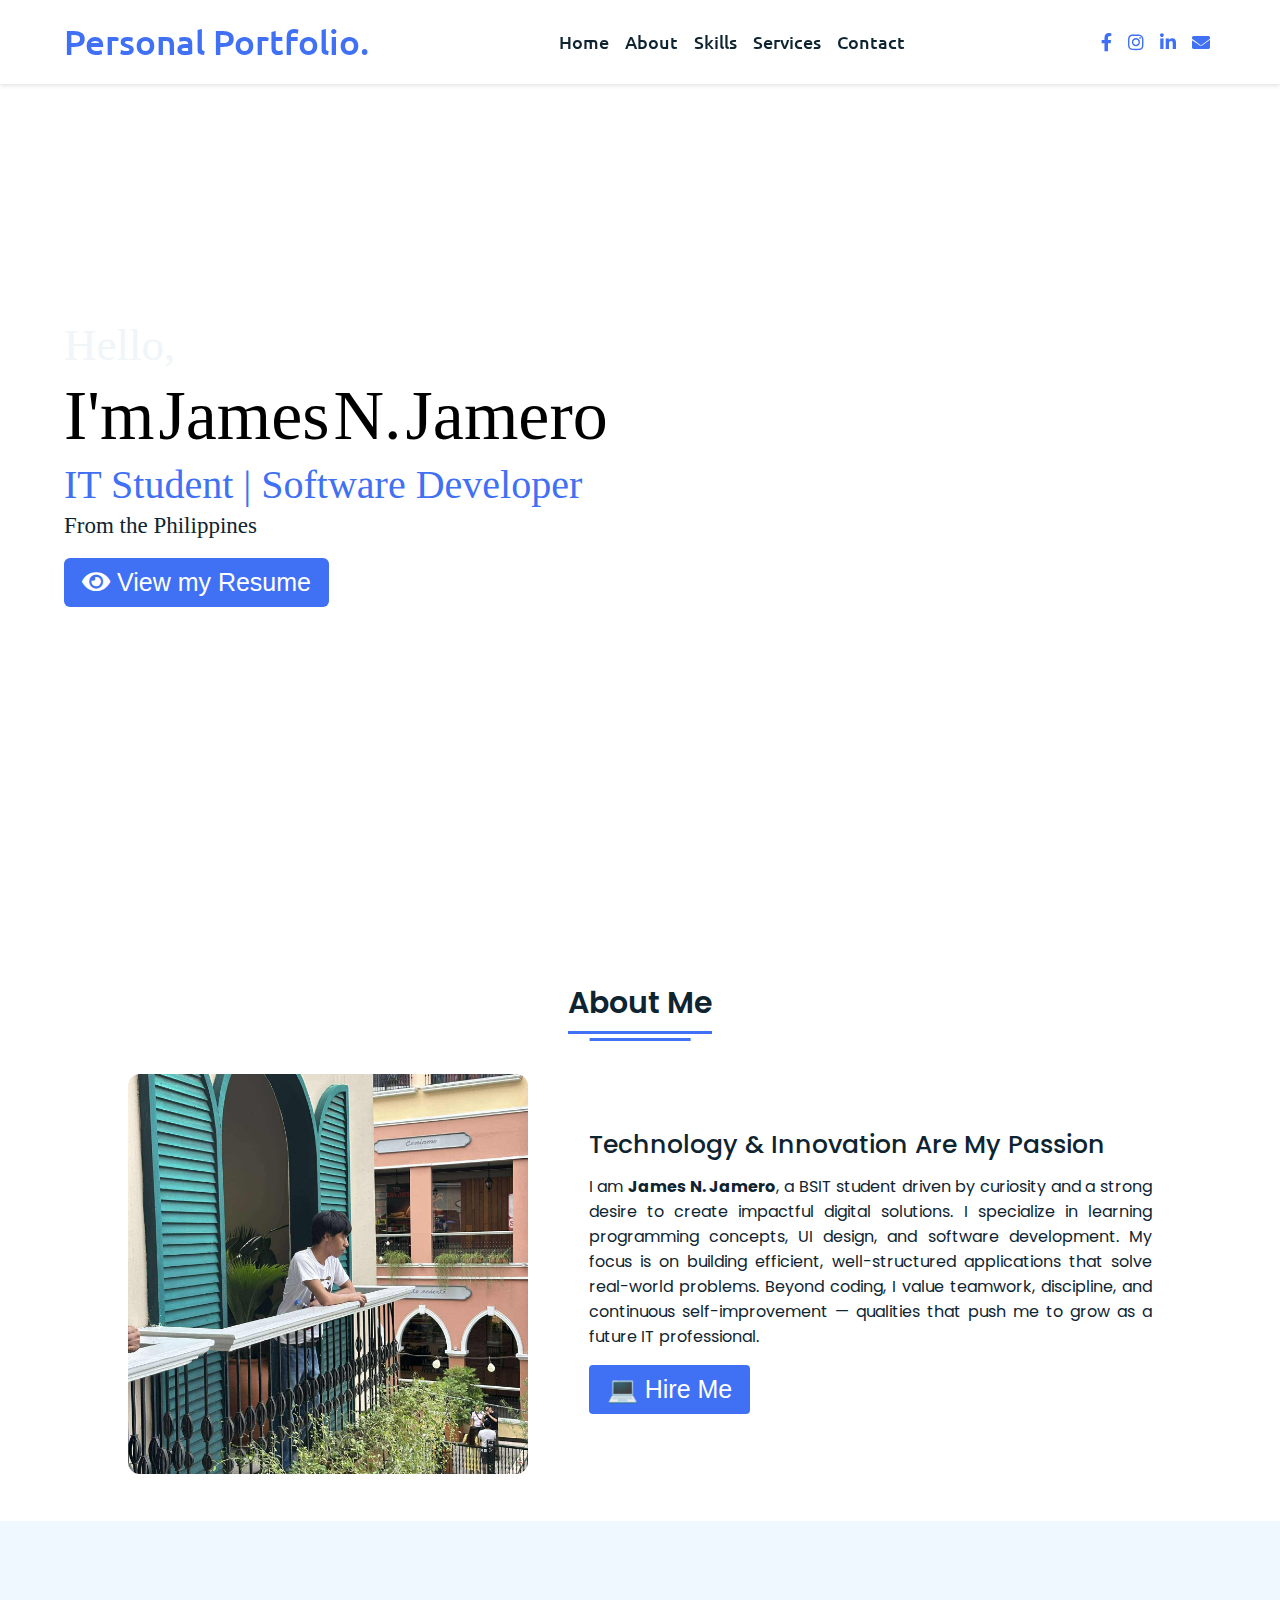
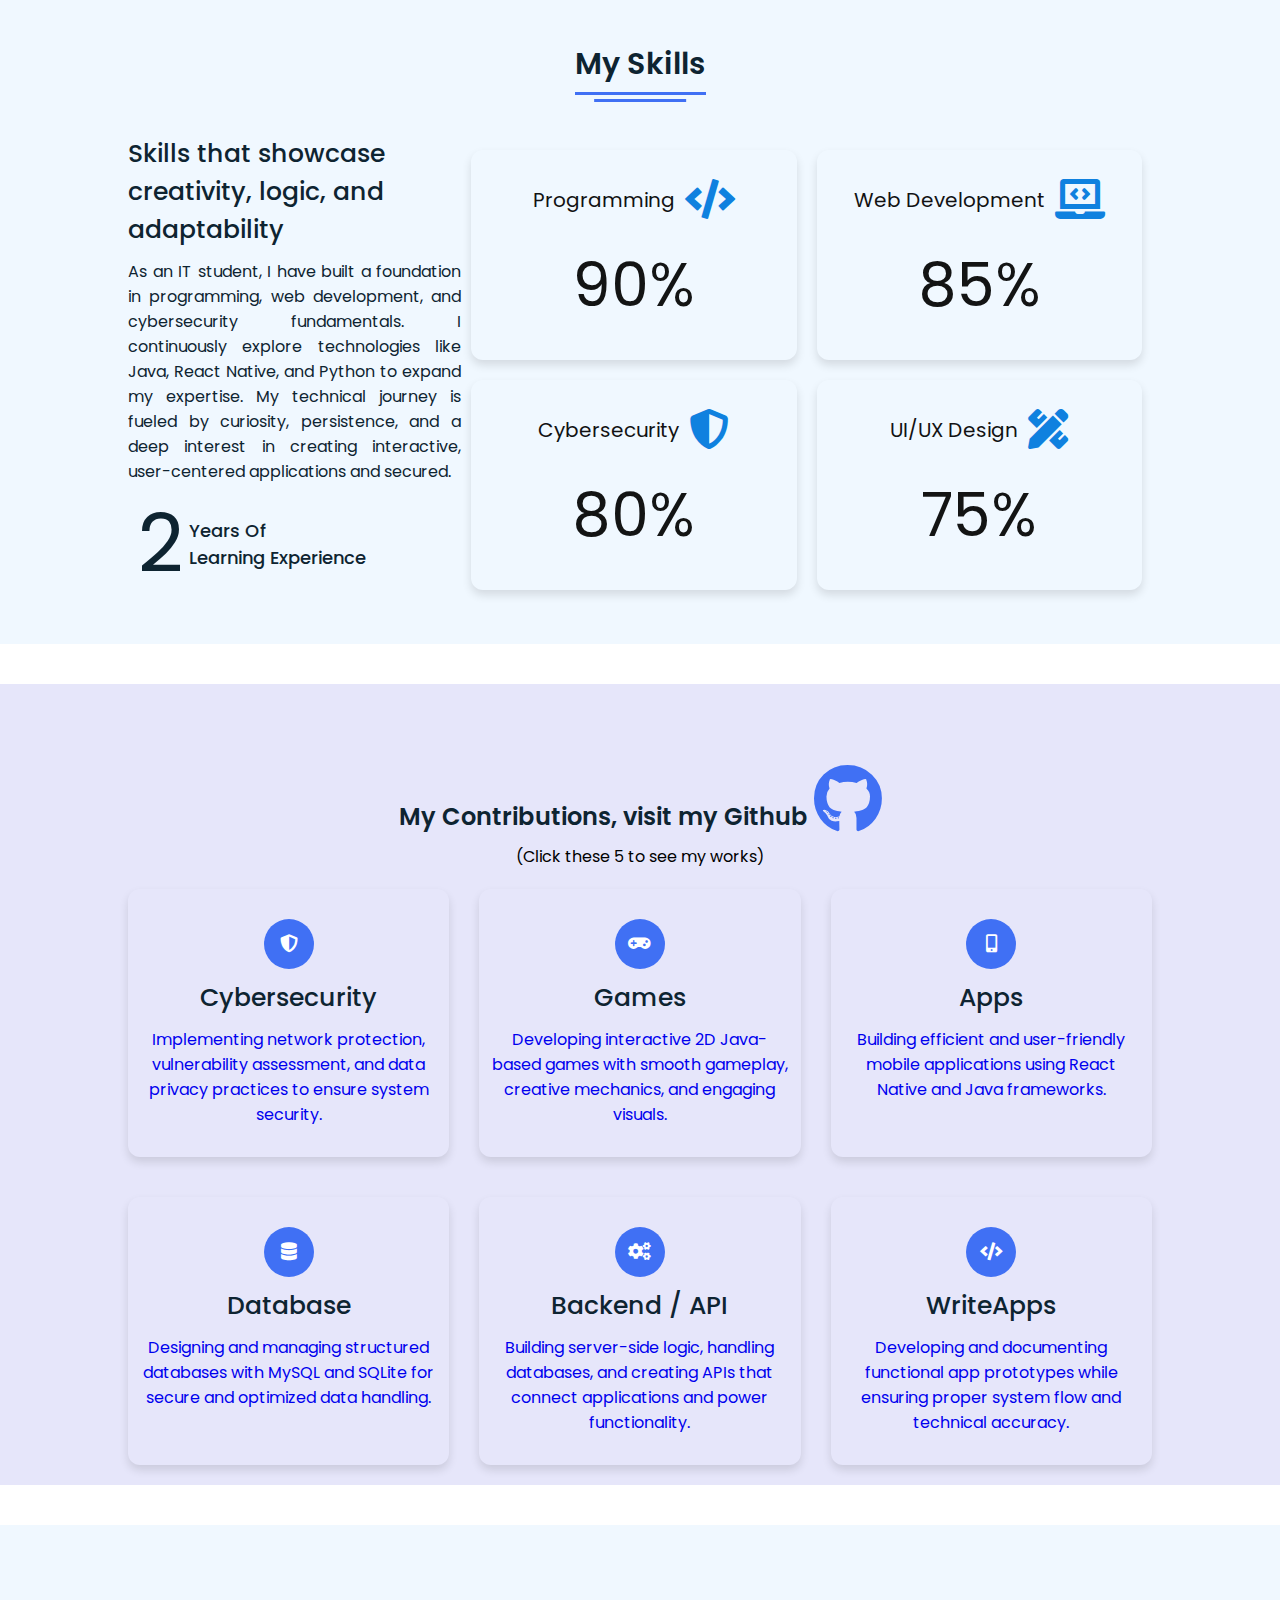
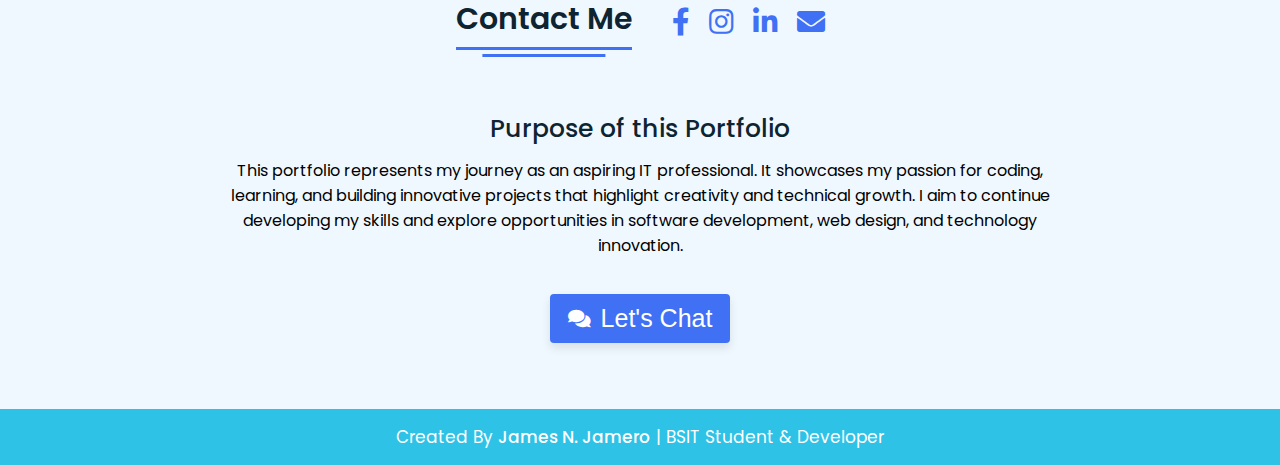
<file: index.html>
<!DOCTYPE html>
<html lang="en" dir="ltr">
  <head>
    <meta charset="UTF-8" />
    <title>Responsive Portfolio Personal BY: Jamero, James N.</title>
    <link rel="stylesheet" href="./CSS/Portfolio.css" />
   
    <link rel="stylesheet" href="https://cdnjs.cloudflare.com/ajax/libs/font-awesome/5.15.2/css/all.min.css" />
    <meta name="viewport" content="width=device-width, initial-scale=1.0" />
  </head>
  <body>
    <div class="bg-carousel"></div>

    <!-- your content here -->
    <div class="content">
       
    </div>
</div>

    <div class="scroll-button">
      <a href="#home"><i class="fas fa-arrow-up"></i></a>
    </div>
   
    <nav>
      <div class="navbar">
        <div class="logo"><a href="#">Personal Portfolio.</a></div>
        <ul class="menu">
          <li><a href="#home">Home</a></li>
          <li><a href="#about">About</a></li>
          <li><a href="#skills">Skills</a></li>
          <li><a href="#services">Services</a></li>
          <li><a href="#contact">Contact</a></li>
          <div class="cancel-btn">
            <i class="fas fa-times"></i>
          </div>
        </ul>
        <div class="media-icons">
          <a href="https://www.facebook.com/james.n.jamero" target="_blank"><i class="fab fa-facebook-f"></i></a>
          <a href="https://www.instagram.com/_astarion123/" target="_blank" title="Instagram"><i class="fab fa-instagram"></i></a>
          <a href="https://www.linkedin.com" target="_blank"><i class="fab fa-linkedin-in"></i></a>
          <a href="https://mail.google.com" target="_blank"><i class="fas fa-envelope"></i></a>

          
        </div>
      </div>
      <div class="menu-btn">
        <i class="fas fa-bars"></i>
      </div>
    </nav>

    <!-- Home Section -->
    <section class="home fade-on-scroll" id="home">
        <div class="home-content">
          <div class="text">
            <div class="text-one">Hello,</div>
            <div class="text-two">
              <span>I</span><span>'</span><span>m</span> <span>J</span><span>a</span><span>m</span><span>e</span><span>s</span> <span>N</span><span>.</span> <span>J</span><span>a</span><span>m</span><span>e</span><span>r</span><span>o</span>
            </div>
            <div class="text-three">IT Student | Software Developer</div>
            <div class="text-four">From the Philippines</div>
          </div>
          <div class="button">
            <button id="view-cv"><i class="fas fa-eye"></i> View my Resume</button>
          </div>
        </div>
      </section>

    <!-- About Section -->
    <section class="about fade-on-scroll" id="about">
      <div class="content">
        <div class="title"><span>About Me</span></div>
        <div class="about-details">
          <div class="left">
            <img src="./Images/portofoliopic.jpg" alt="James N. Jamero" />
          </div>
          <div class="right">
            <div class="topic">Technology & Innovation Are My Passion</div>
            <p>
              I am <b>James N. Jamero</b>, a BSIT student driven by curiosity and a strong desire to create impactful digital solutions. 
              I specialize in learning programming concepts, UI design, and software development. 
              My focus is on building efficient, well-structured applications that solve real-world problems. 
              Beyond coding, I value teamwork, discipline, and continuous self-improvement — qualities that push me to grow as a future IT professional.
            </p>
            <div class="button">
                <a href="ThankYou.html">
                  <button> 💻 Hire Me </button>
                </a>          
            </div>
          </div>
        </div>
      </div>
    </section>

    <!-- Skills Section -->
    <section class="skills fade-on-scroll" id="skills">
      <div class="content">
        <div class="title"><span>My Skills</span></div>
        <div class="skills-details">
          <div class="text">
            <div class="topic">Skills that showcase creativity, logic, and adaptability</div>
            <p>
              As an IT student, I have built a foundation in programming, web development, and cybersecurity fundamentals. 
              I continuously explore technologies like Java, React Native, and Python to expand my expertise. 
              My technical journey is fueled by curiosity, persistence, and a deep interest in creating interactive, user-centered applications and secured.
            </p>
            <div class="experience">
              <div class="num">2</div>
              <div class="exp">
                Years Of <br />
                Learning Experience
              </div>
            </div>
          </div>
          <div class="boxed">
            <div class="boxer">
              <div class="topics-icons">
                <div class="topics">Programming</div>
                <div class="icons"><i class="fas fa-code"></i></div> 
              </div>
              <div class="per">90%</div>
            </div>    
            <div class="boxer">
              <div class="topics-icons">
                <div class="topics">Web Development</div>
                <div class="icons"><i class="fas fa-laptop-code"></i></div> 
              </div>
              <div class="per">85%</div>
            </div>
            <div class="boxer">
          <div class="topics-icons">
          <div class="topics">Cybersecurity</div>
              <div class="icons"><i class="fas fa-shield-alt"></i></div> 
              </div>
              <div class="per">80%</div>
              </div>
            <div class="boxer">
              <div class="topics-icons">
                <div class="topics">UI/UX Design</div>
                <div class="icons"><i class="fas fa-pencil-ruler"></i></div> 
              </div>
              <div class="per">75%</div>
            </div>
          </div>       
        </div>
      </div>
    </section>

  <!-- Services Section -->
   <section class="services fade-on-scroll" id="services"> 
  <div class="content"> 

    <div class="contributions-title">
      <span>
        My Contributions, visit my Github 
        <a href="https://github.com/JameroJames-TakahashiHoshino" target="_blank">
          <i class="fab fa-github"></i>
        </a>
      </span>
    </div>

    <div class="subtitle">
      <span>(Click these 5 to see my works)</span>
    </div>
      <div class="boxes">

      <a href="CompilationCybersecurity.html" target="_blank" class="box">
        <div class="icon">
          <i class="fas fa-shield-alt"></i>
        </div>
        <div class="topic">Cybersecurity</div>
        <p>Implementing network protection, vulnerability assessment, and data privacy practices to ensure system security.</p>
      </a>

      <a href="CompilationGame.html" target="_blank" class="box">
        <div class="icon">
          <i class="fas fa-gamepad"></i>
        </div>
        <div class="topic">Games</div>
        <p>Developing interactive 2D Java-based games with smooth gameplay, creative mechanics, and engaging visuals.</p>
      </a>

      <a href="CompilationApps.html" target="_blank" class="box">
        <div class="icon">
          <i class="fas fa-mobile-alt"></i>
        </div>
        <div class="topic">Apps</div>
        <p>Building efficient and user-friendly mobile applications using React Native and Java frameworks.</p>
      </a>

      <a href="CompilationDatabase.html" target="_blank" class="box">
        <div class="icon">
          <i class="fas fa-database"></i>
        </div>
        <div class="topic">Database</div>
        <p>Designing and managing structured databases with MySQL and SQLite for secure and optimized data handling.</p>
      </a>

      <a href="CompilationBackendAPI.html" target="_blank" class="box">
        <div class="icon">
          <i class="fas fa-cogs"></i>
        </div>
        <div class="topic">Backend / API</div>
        <p>Building server-side logic, handling databases, and creating APIs that connect applications and power functionality.</p>
      </a>

      <a href="CompilationWriteApps.html" target="_blank" class="box">
        <div class="icon">
          <i class="fas fa-code"></i>
        </div>
        <div class="topic">WriteApps</div>
        <p>Developing and documenting functional app prototypes while ensuring proper system flow and technical accuracy.</p>
      </a>
    </div>
  </div>
</section>

    <!-- Contact Section -->
    <section class="contact fade-on-scroll" id="contact">
      <div class="content">
        <div class="title contact-title">
          <span>Contact Me</span>
          <div class="contact-socials-inline">
            <a href="https://www.facebook.com/james.n.jamero" target="_blank" title="Facebook"><i class="fab fa-facebook-f"></i></a>
            <a href="https://www.instagram.com/_astarion123/" target="_blank" title="Instagram"><i class="fab fa-instagram"></i></a>
            <a href="https://www.linkedin.com/in/james-jamero-3b0716342/" target="_blank" title="LinkedIn"><i class="fab fa-linkedin-in"></i></a>
            <a href="https://mail.google.com/mail/u/0/#inbox" title="Email"><i class="fas fa-envelope"></i></a>
          </div>
        </div>
        <div class="text">
          <div class="topic">Purpose of this Portfolio</div>
          <p>
            This portfolio represents my journey as an aspiring IT professional. It showcases my passion for coding, learning, and building 
            innovative projects that highlight creativity and technical growth. I aim to continue developing my skills and explore opportunities 
            in software development, web design, and technology innovation.
          </p>
          <div class="button">
            <a href="https://web.telegram.org/a/" target="_blank">
              <button class="chat-button"><i class="fas fa-comments"></i> Let's Chat</button>
            </a>
          </div>
        </div>
      </div>
    </section>

    <footer>
      <div class="text">
        <span>Created By <a href="#">James N. Jamero</a> | BSIT Student & Developer</span>
      </div>
    </footer>

    <script src="./Javascript/Portofolio.js"></script>
  </body>
</html>
</file>
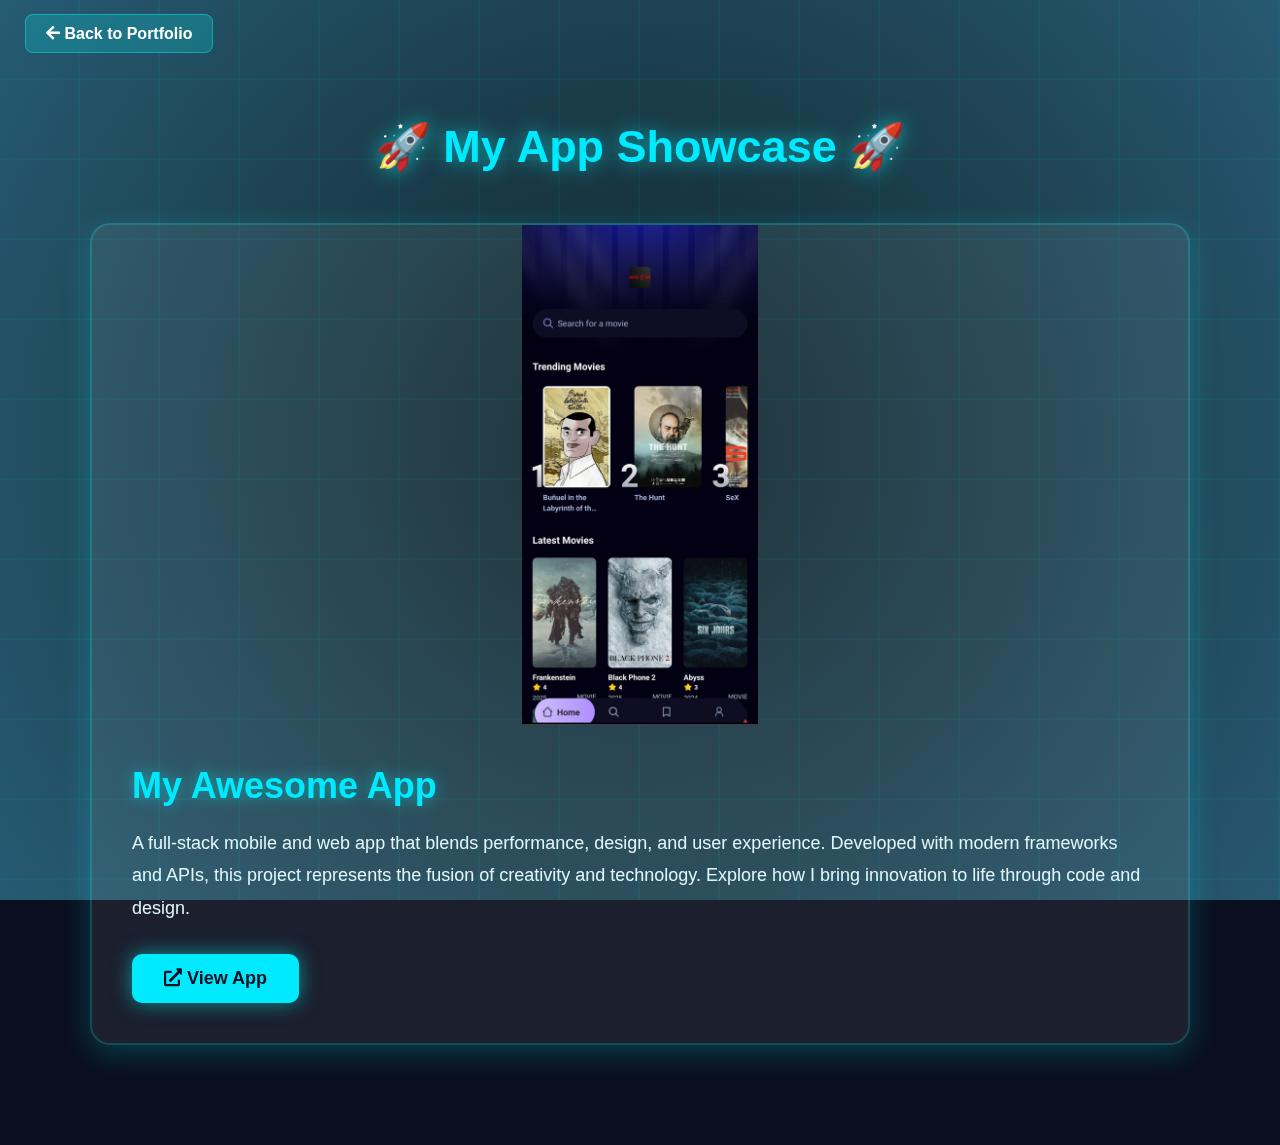
<file: CompilationApps.html>
<!DOCTYPE html>
<html lang="en">
<head>
  <meta charset="UTF-8">
  <meta name="viewport" content="width=device-width, initial-scale=1.0">
  <title>App Showcase</title>
  <link rel="stylesheet" href="./CSS/CompilationApps.css">
  <link rel="stylesheet" href="https://cdnjs.cloudflare.com/ajax/libs/font-awesome/5.15.2/css/all.min.css">
</head>
<body>

  <div class="back-button">
    <a href="index.html"><i class="fas fa-arrow-left"></i> Back to Portfolio</a>
  </div>

  <div class="tech-bg"></div> <!-- animated techy background -->

  <section class="showcase">
    <h1 class="title">🚀 My App Showcase 🚀</h1>

    <div class="app-card fade-in">
      <img src="Images/APPsample.jpg" alt="App Screenshot">

      <div class="app-info">
        <h2>My Awesome App</h2>
        <p>
          A full-stack mobile and web app that blends performance, design, and user experience.  
          Developed with modern frameworks and APIs, this project represents the fusion of creativity and technology.  
          Explore how I bring innovation to life through code and design.
        </p>
        <a href="MovieApp-video.html" target="_blank" class="app-button">
          <i class="fas fa-external-link-alt"></i> View App
        </a>
      </div>
    </div>
  </section>

  <script>
    // fade-in on scroll
    const fadeEls = document.querySelectorAll('.fade-in');
    const appearOptions = { threshold: 0.2 };
    const appearOnScroll = new IntersectionObserver(function(entries, observer) {
      entries.forEach(entry => {
        if (!entry.isIntersecting) return;
        entry.target.classList.add('visible');
        observer.unobserve(entry.target);
      });
    }, appearOptions);
    fadeEls.forEach(el => appearOnScroll.observe(el));
  </script>

</body>
</html>
</file>
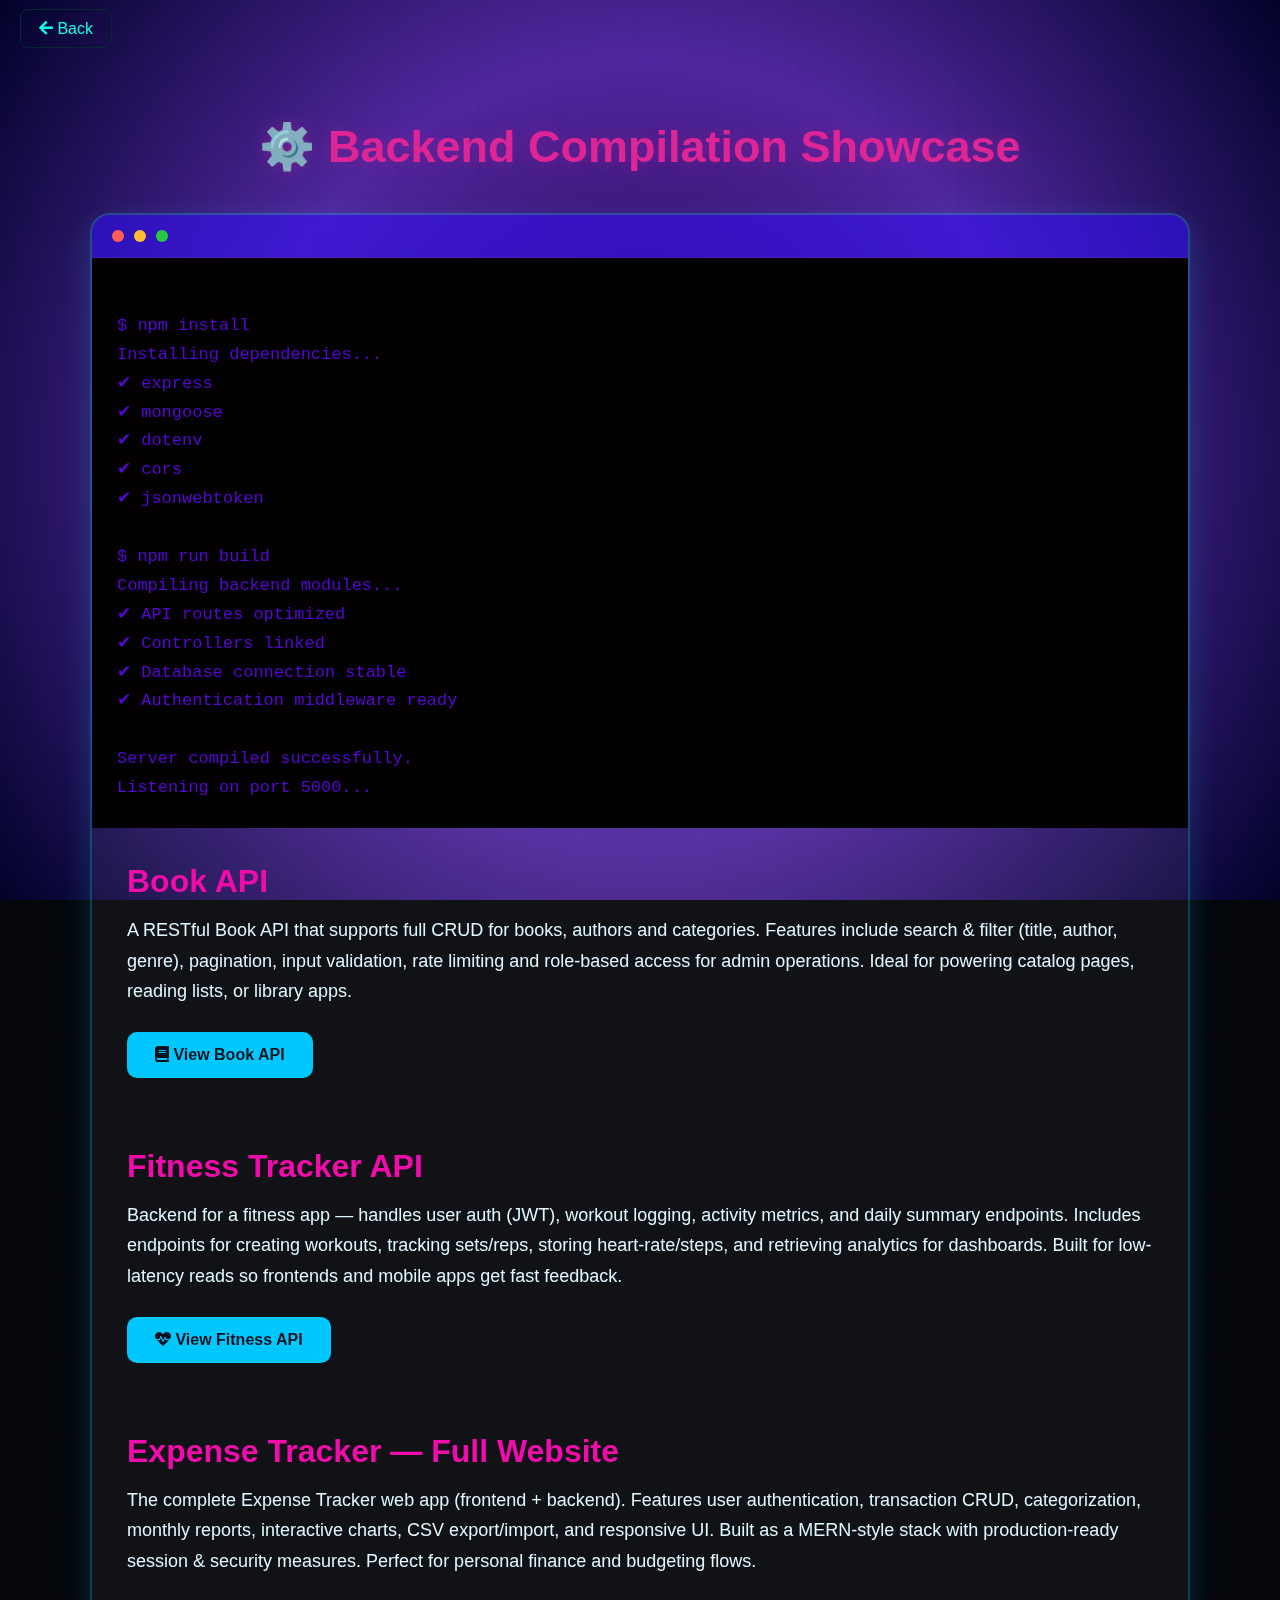
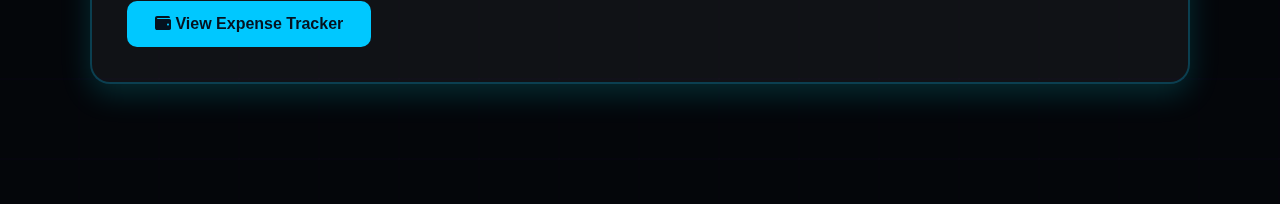
<file: CompilationBackendAPI.html>
<!DOCTYPE html>
<html lang="en">
<head>
  <meta charset="UTF-8">
  <meta name="viewport" content="width=device-width, initial-scale=1.0">
  <title>Backend Compilation Showcase</title>
  <link rel="stylesheet" href="./CSS/CompilationBackendAPI.css">

  <!-- Icons -->
  <link rel="stylesheet" href="https://cdnjs.cloudflare.com/ajax/libs/font-awesome/5.15.2/css/all.min.css">
</head>
<body>

  <div class="back-button">
    <a href="index.html"><i class="fas fa-arrow-left"></i> Back</a>
  </div>

  <div class="tech-bg"></div>

  <section class="showcase">
    <h1 class="title">⚙️ Backend Compilation Showcase</h1>

    <div class="backend-card fade-in">

      <!-- Terminal Header -->
      <div class="terminal-header">
        <span class="red"></span>
        <span class="yellow"></span>
        <span class="green"></span>
      </div>

      <!-- Terminal Output -->
      <div class="terminal-output">
$ npm install
Installing dependencies...
✔ express
✔ mongoose
✔ dotenv
✔ cors
✔ jsonwebtoken

$ npm run build
Compiling backend modules...
✔ API routes optimized
✔ Controllers linked
✔ Database connection stable
✔ Authentication middleware ready

Server compiled successfully.
Listening on port 5000...
      </div>
      <!-- Info Section -->
     <div class="backend-info">
      <h2>Book API</h2>
          <p>
            A RESTful Book API that supports full CRUD for books, authors and categories.
            Features include search & filter (title, author, genre), pagination, input validation,
            rate limiting and role-based access for admin operations.
            Ideal for powering catalog pages, reading lists, or library apps.
          </p>

        <a href="https://book-api-jamero.vercel.app/" target="_blank" class="backend-button">
          <i class="fas fa-book"></i> View Book API
        </a>
      </div>

      <div class="backend-info">
        <h2>Fitness Tracker API</h2>
          <p>
            Backend for a fitness app — handles user auth (JWT), workout logging, activity
            metrics, and daily summary endpoints. Includes endpoints for creating workouts,
            tracking sets/reps, storing heart-rate/steps, and retrieving analytics for dashboards.
            Built for low-latency reads so frontends and mobile apps get fast feedback.
         </p>

        <a href="https://fitness-tracker-api-jamero.vercel.app/api-docs" target="_blank" class="backend-button">
          <i class="fas fa-heartbeat"></i> View Fitness API
        </a>
      </div>

      <div class="backend-info">
        <h2>Expense Tracker — Full Website</h2>
          <p>
            The complete Expense Tracker web app (frontend + backend). Features user authentication,
            transaction CRUD, categorization, monthly reports, interactive charts, CSV export/import,
            and responsive UI. Built as a MERN-style stack with production-ready session & security measures.
            Perfect for personal finance and budgeting flows.
          </p>

        <a href="expense-tracker.html" target="_blank" class="backend-button">
             <i class="fas fa-wallet"></i> View Expense Tracker
        </a>
      </div>

    </div>
  </section>

  <script>
    const fadeEls = document.querySelectorAll('.fade-in');
    const appearOptions = { threshold: 0.2 };

    const appearOnScroll = new IntersectionObserver((entries, observer) => {
      entries.forEach(entry => {
        if (!entry.isIntersecting) return;
        entry.target.classList.add('visible');
        observer.unobserve(entry.target);
      });
    }, appearOptions);

    fadeEls.forEach(el => appearOnScroll.observe(el));
  </script>

</body>
</html>
</file>
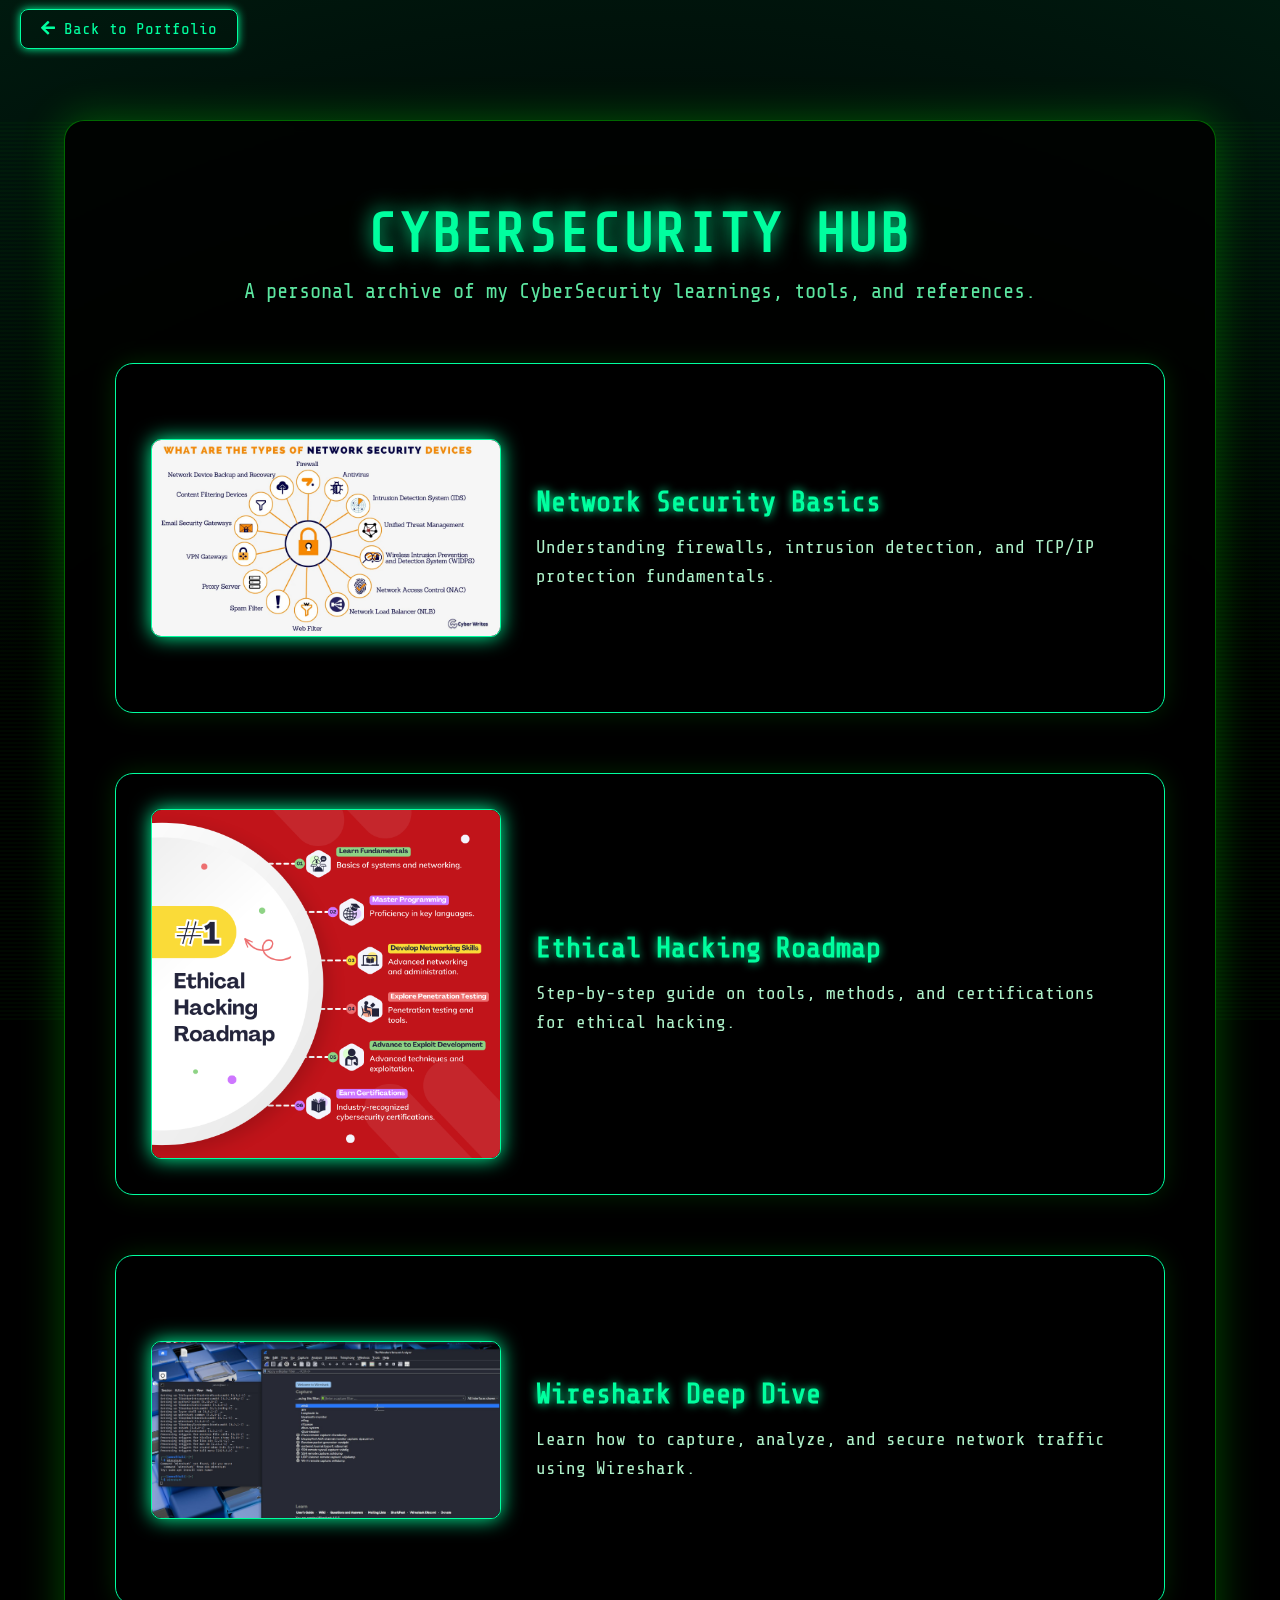
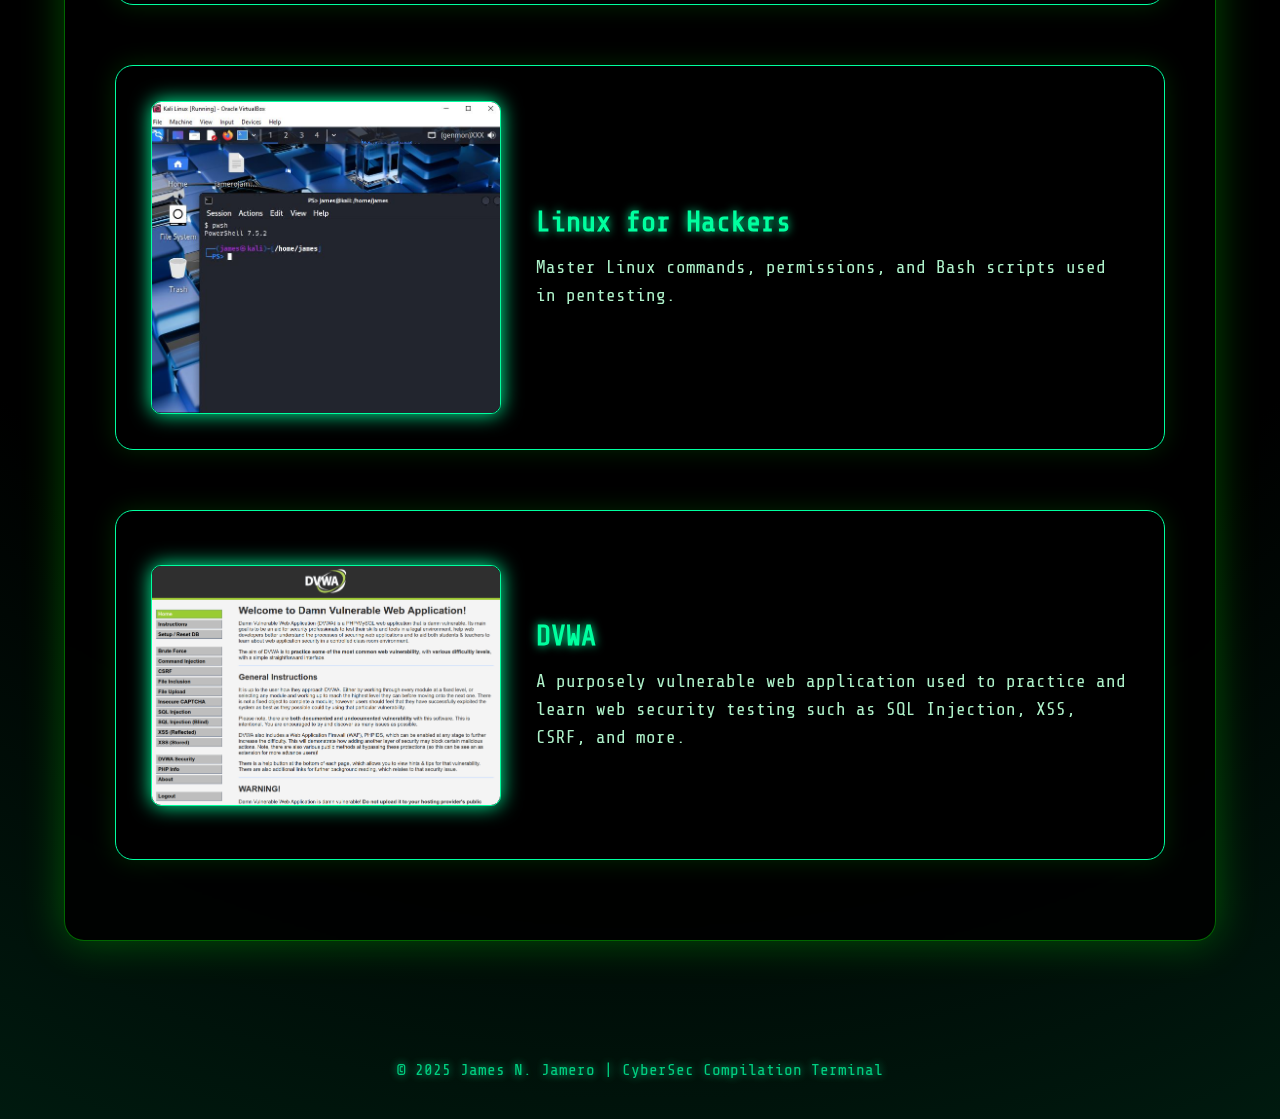
<file: CompilationCybersecurity.html>
<!DOCTYPE html>
<html lang="en">
<head>
    <meta charset="UTF-8">
    <meta name="viewport" content="width=device-width, initial-scale=1.0">
    <title>Compilation of CyberSecurity</title>
    <link rel="stylesheet" href="./CSS/CompilationCybersecurity.css">
    <link rel="stylesheet" href="https://cdnjs.cloudflare.com/ajax/libs/font-awesome/5.15.2/css/all.min.css">
</head>
<body> 
    <div class="overlay"></div>

    <div class="back-button">
        <a href="index.html"><i class="fas fa-arrow-left"></i> Back to Portfolio</a>
    </div>

    <section class="compilation">
        <div class="title glitch" data-text="CYBERSECURITY HUB">CYBERSECURITY HUB</div>
        <p class="subtitle">A personal archive of my CyberSecurity learnings, tools, and references.</p>

        <div class="links-box">
            <div class="link-item">
                <img src="/Images/network security.jpg" alt="Cyber Image 1">
                <div class="link-text">
                    <a href="https://tryhackme.com/why-subscribe?roomCode=networkingcoreprotocols" target="_blank">Network Security Basics</a>
                    <p>Understanding firewalls, intrusion detection, and TCP/IP protection fundamentals.</p>
                </div>
            </div>

            <div class="link-item">
                <img src="/Images/Ethical-Hacking-Roadmap.png" alt="Cyber Image 2">
                <div class="link-text">
                    <a href="https://www.udemy.com/course/learn-ethical-hacking-from-scratch" target="_blank">Ethical Hacking Roadmap</a>
                    <p>Step-by-step guide on tools, methods, and certifications for ethical hacking.</p>
                </div>
            </div>

            <div class="link-item">
                <img src="/Images/Wireshark.JPG" alt="Cyber Image 3">
                <div class="link-text">
                    <a href="https://github.com/wireshark/wireshark" target="_blank">Wireshark Deep Dive</a>
                    <p>Learn how to capture, analyze, and secure network traffic using Wireshark.</p>
                </div>
            </div>

            <div class="link-item">
                <img src="/Images/Linux.JPG" alt="Cyber Image 4">
                <div class="link-text">
                    <a href="https://www.kali.org/get-kali/#kali-platforms" target="_blank">Linux for Hackers</a>
                    <p>Master Linux commands, permissions, and Bash scripts used in pentesting.</p>
                </div>
            </div>

          <div class="link-item">
            <img src="/Images/DVWA.png" alt="Cyber Image 5">
            <div class="link-text">
                    <a href="https://github.com/digininja/DVWA" target="_blank">DVWA</a>
                    <p>A purposely vulnerable web application used to practice and learn web security testing such as SQL Injection, XSS, CSRF, and more.</p>
                </div>
            </div>
        </div>

    </section>
    <footer class="footer">
        <p>© 2025 James N. Jamero | CyberSec Compilation Terminal</p>
    </footer>
</body>
</html>
</file>
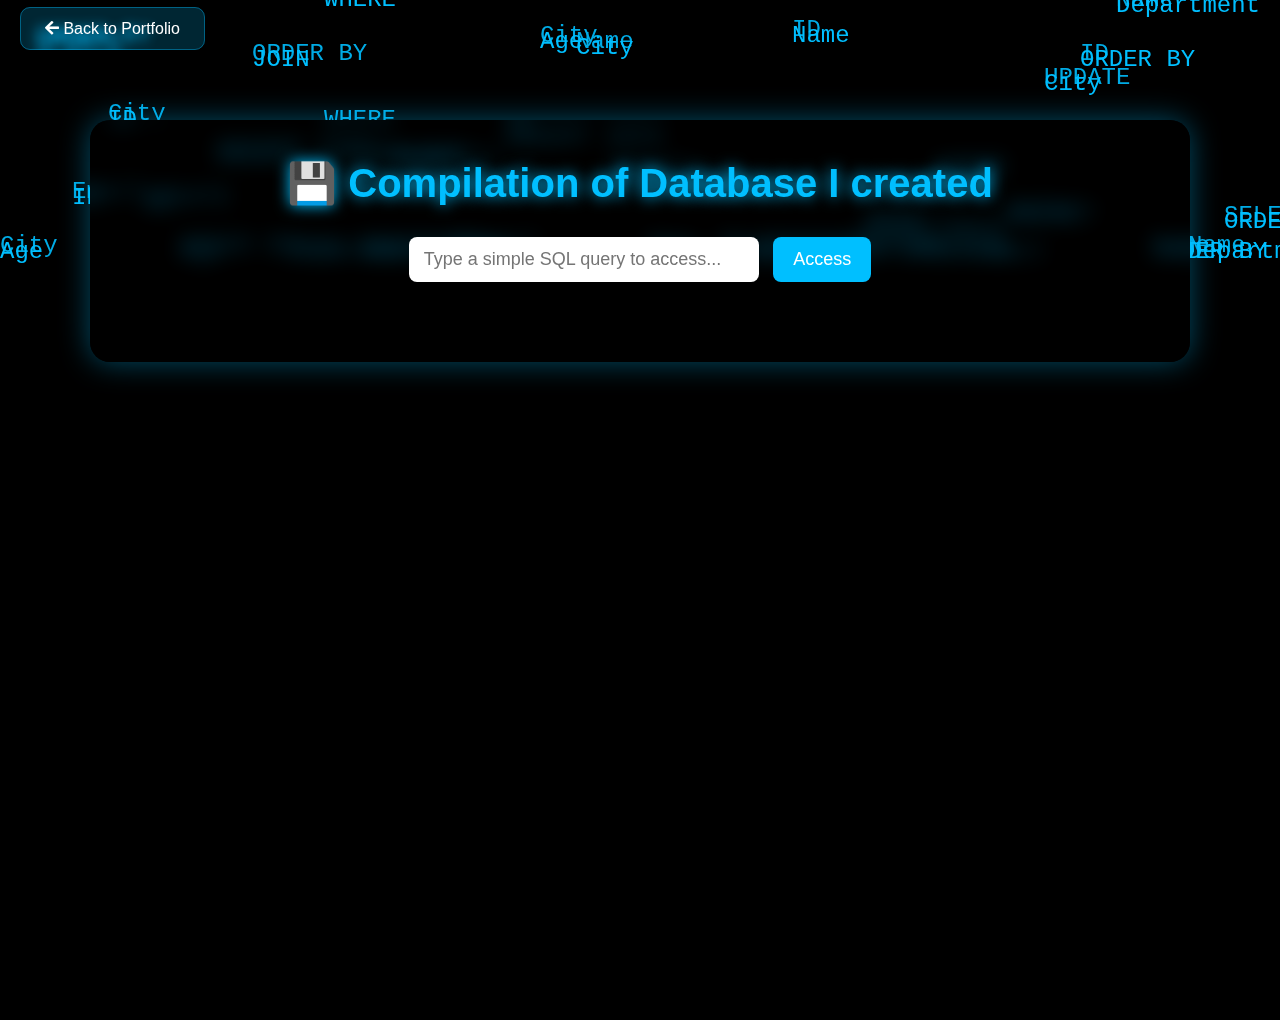
<file: CompilationDatabase.html>
<!DOCTYPE html>
<html lang="en">
<head>
  <meta charset="UTF-8">
  <meta name="viewport" content="width=device-width, initial-scale=1.0">
  <title>Compilation of Database</title>
  <link rel="stylesheet" href="./CSS/CompilationDatabase.css">
  <link rel="stylesheet" href="https://cdnjs.cloudflare.com/ajax/libs/font-awesome/5.15.2/css/all.min.css">
</head>
<body>

  <div class="back-button">
    <a href="index.html"><i class="fas fa-arrow-left"></i> Back to Portfolio</a>
  </div>

  <!-- Background canvas -->
  <canvas id="dataCanvas"></canvas>

  <section class="compilation">
    <div class="title">💾 Compilation of Database I created</div>

    <!-- Access input -->
    <div class="access-container">
      <input type="text" id="sqlAccess" placeholder="Type a simple SQL query to access..." />
      <button id="accessBtn">Access</button>
    </div>

    <div class="links-box" id="linksBox">
      <div class="link-item">
        <img src="Images/mongodbJPG.JPG" alt="Database Example 1">
        <a href="https://cloud.mongodb.com/v2/68fdddeb3d54a64bf88f7621#/clusters/detail/Cluster0" target="_blank">Database Link 1_MONGO DB SERVERLESS</a>
      </div>

      <div class="link-item">
        <img src="Images/IBM.JPG" alt="Database Example 2">
        <a href="https://cloud.ibm.com/databases-overview/overview" target="_blank">Database Link 2_IBM CLOUD PLATFORM SERVER</a>
      </div>

       <div class="link-item">
        <img src="Images/Heidi.JPG" alt="Database Example 1">
        <a href="https://www.heidisql.com/" target="_blank">Database Link 3_Heidi Database management tool.</a>
      </div>

    </div>
  </section>

 <script>
  // Data flowing effect
  const canvas = document.getElementById('dataCanvas');
  const ctx = canvas.getContext('2d');

  let width = canvas.width = window.innerWidth;
  let height = canvas.height = window.innerHeight;

  const dataFields = [
    'SELECT * FROM users;', 'Name', 'Age', 'Email', 'Salary', 'City', 
    'Department', 'JOIN', 'WHERE', 'ORDER BY', 'ID', 'INSERT INTO', 'UPDATE'
  ];

  const fontSize = 24; 
  const columns = Math.floor(width / (fontSize * 1.5));
  const drops = Array(columns).fill(0);

  function draw() {
    ctx.fillStyle = 'rgba(0, 0, 0, 0.1)';
    ctx.fillRect(0, 0, width, height);

    ctx.fillStyle = '#00bfff';
    ctx.font = `${fontSize}px monospace`;

    for (let i = 0; i < drops.length; i++) {
      const text = dataFields[Math.floor(Math.random() * dataFields.length)];
      ctx.fillText(text, i * fontSize * 1.5, drops[i] * fontSize);

      if (drops[i] * fontSize > height || Math.random() > 0.975) {
        drops[i] = 0;
      }
      drops[i] += 0.25;
    }

    requestAnimationFrame(draw);
  }

  draw();

  window.addEventListener('resize', () => {
    width = canvas.width = window.innerWidth;
    height = canvas.height = window.innerHeight;
  });

  // SQL access
  const accessBtn = document.getElementById('accessBtn');
  const sqlInput = document.getElementById('sqlAccess');
  const linksBox = document.getElementById('linksBox');
  const accessContainer = document.querySelector('.access-container');

  linksBox.style.display = 'none'; // hide by default

  accessBtn.addEventListener('click', () => {
    const query = sqlInput.value.trim().toLowerCase();
    if(query.includes('select')) {
      // Hide access container
      accessContainer.style.display = 'none';
      // Show compilation container
      linksBox.style.display = 'flex';
    } else {
      alert('Access denied. Try typing a SELECT query!');
    }
  });
</script>
</body>
</html>
</file>
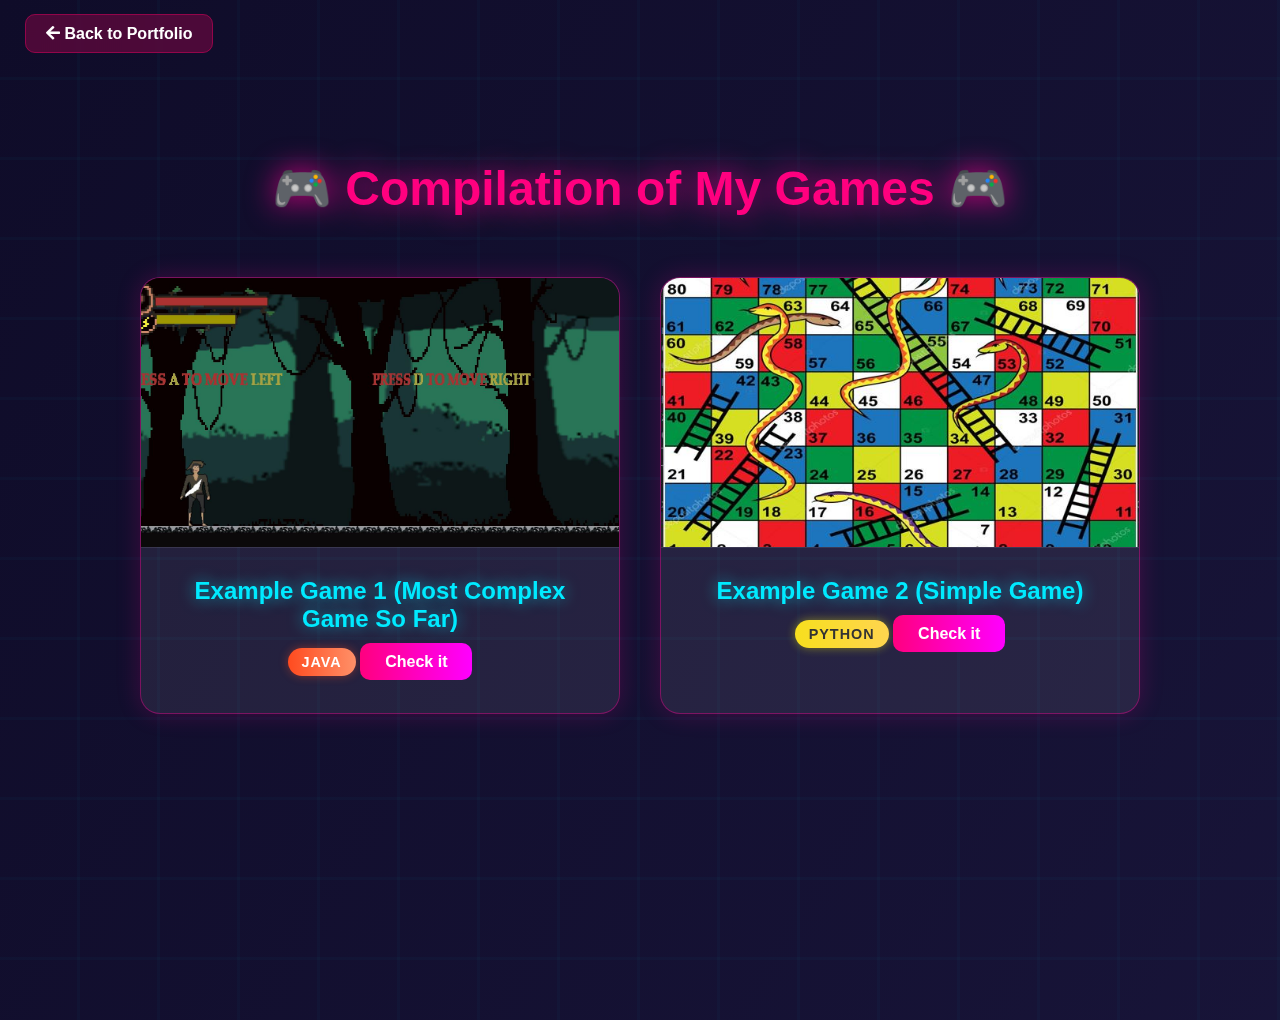
<file: CompilationGame.html>
<!DOCTYPE html>
<html lang="en">
<head>
  <meta charset="UTF-8">
  <meta name="viewport" content="width=device-width, initial-scale=1.0">
  <title>Compilation of Games</title>
  <link rel="stylesheet" href="./CSS/CompilationGames.css">
  <link rel="stylesheet" href="https://cdnjs.cloudflare.com/ajax/libs/font-awesome/5.15.2/css/all.min.css">
</head>
<body>

  <!-- Back Button -->
  <div class="back-button">
    <a href="index.html"><i class="fas fa-arrow-left"></i> Back to Portfolio</a>
  </div>

  <!-- Background Animation -->
  <div class="gaming-bg"></div>

  <!-- Main Section -->
  <section class="compilation">
    <h1 class="title">🎮 Compilation of My Games 🎮</h1>
    
    <div class="links-box">
      <div class="link-item">
        <img src="Images/Aswang.JPG" alt="Example 1">
        <div class="info">
          <h2>Example Game 1 (Most Complex Game So Far)</h2>
          <span class="language java">Java</span>
          <a href="Aswang-video.html" target="_blank">Check it</a>
        </div>
      </div>

      <div class="link-item">
        <img src="/Images/snakes.JPG" alt="Example 2">
        <div class="info">
          <h2>Example Game 2 (Simple Game)</h2>
          <span class="language python">Python</span>
          <a href="SnakesLadders.html" target="_blank">Check it</a>
        </div>
      </div>
    </div>
  </section>

  <script>
    
    const cards = document.querySelectorAll('.link-item');
    const observer = new IntersectionObserver(entries => {
      entries.forEach(entry => {
        if (entry.isIntersecting) {
          entry.target.classList.add('visible');
          observer.unobserve(entry.target);
        }
      });
    }, { threshold: 0.2 });
    cards.forEach(card => observer.observe(card));
  </script>
  
</body>
</html>
</file>
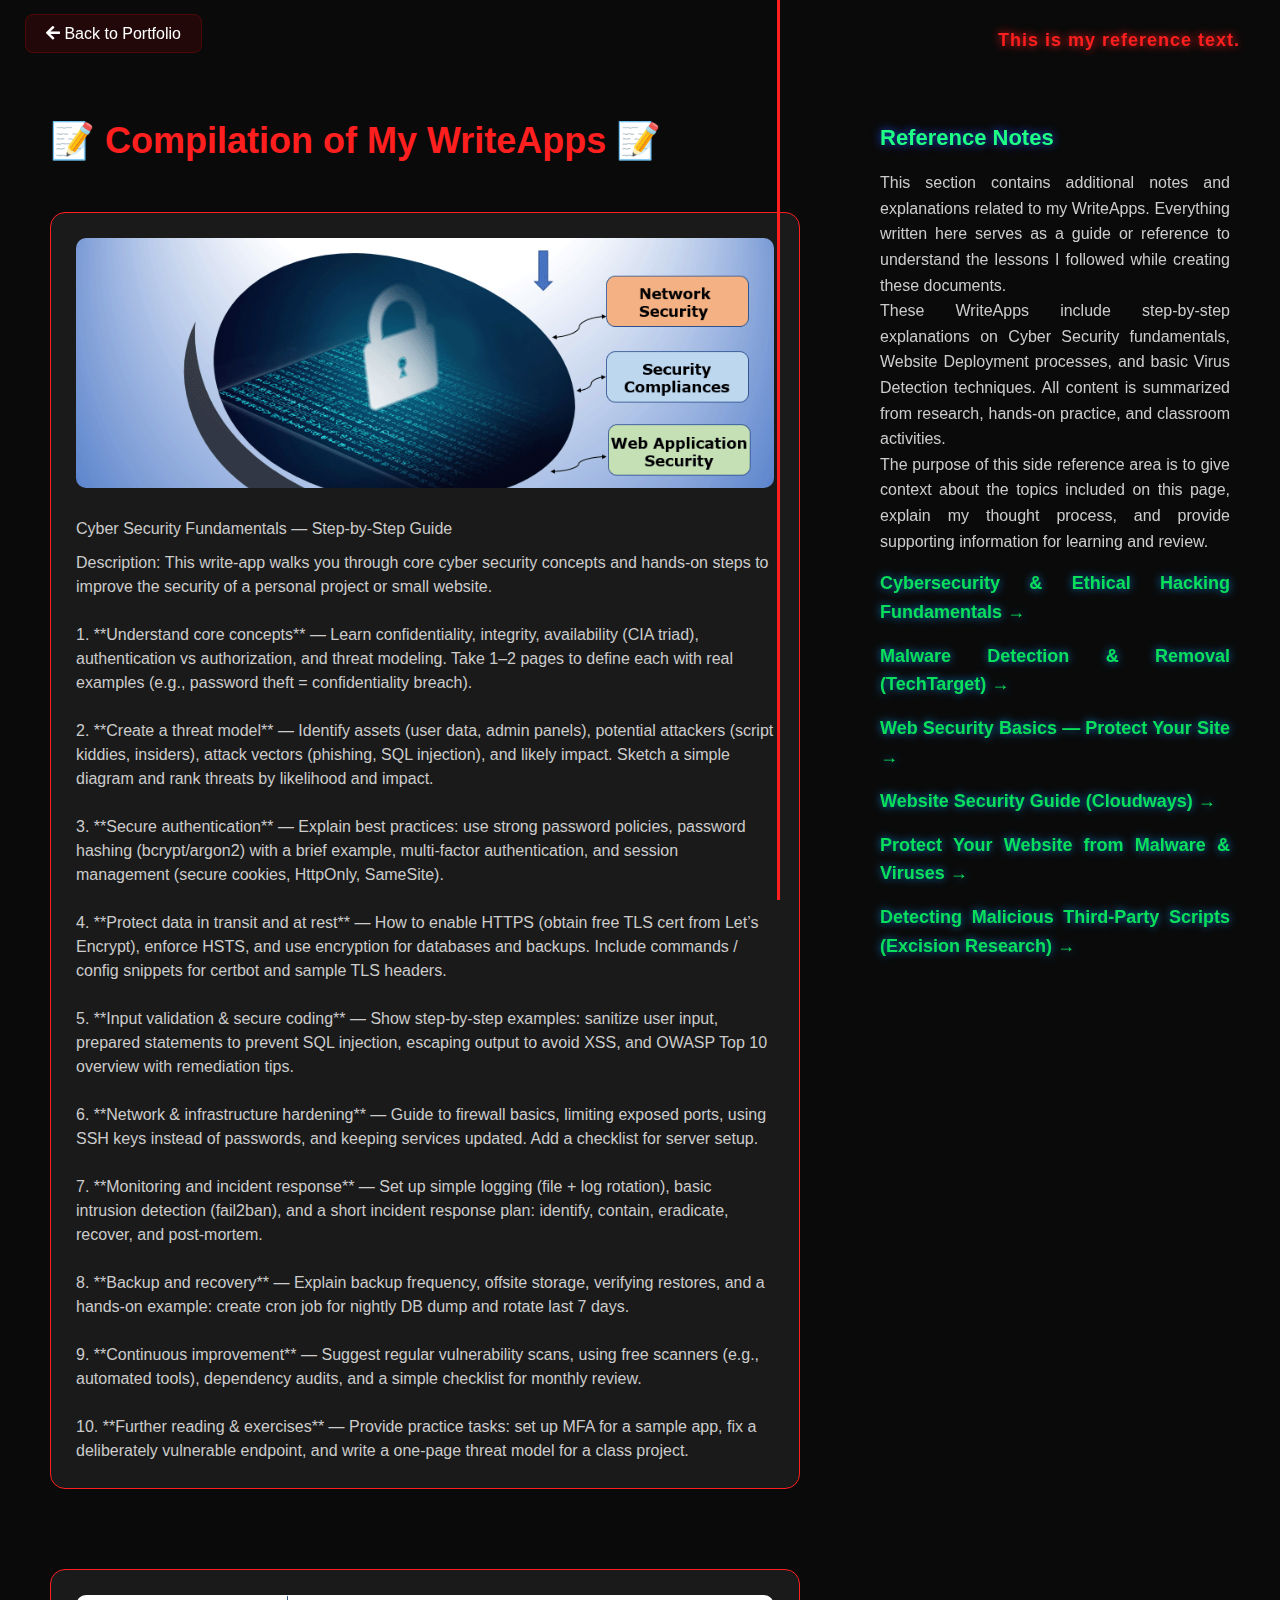
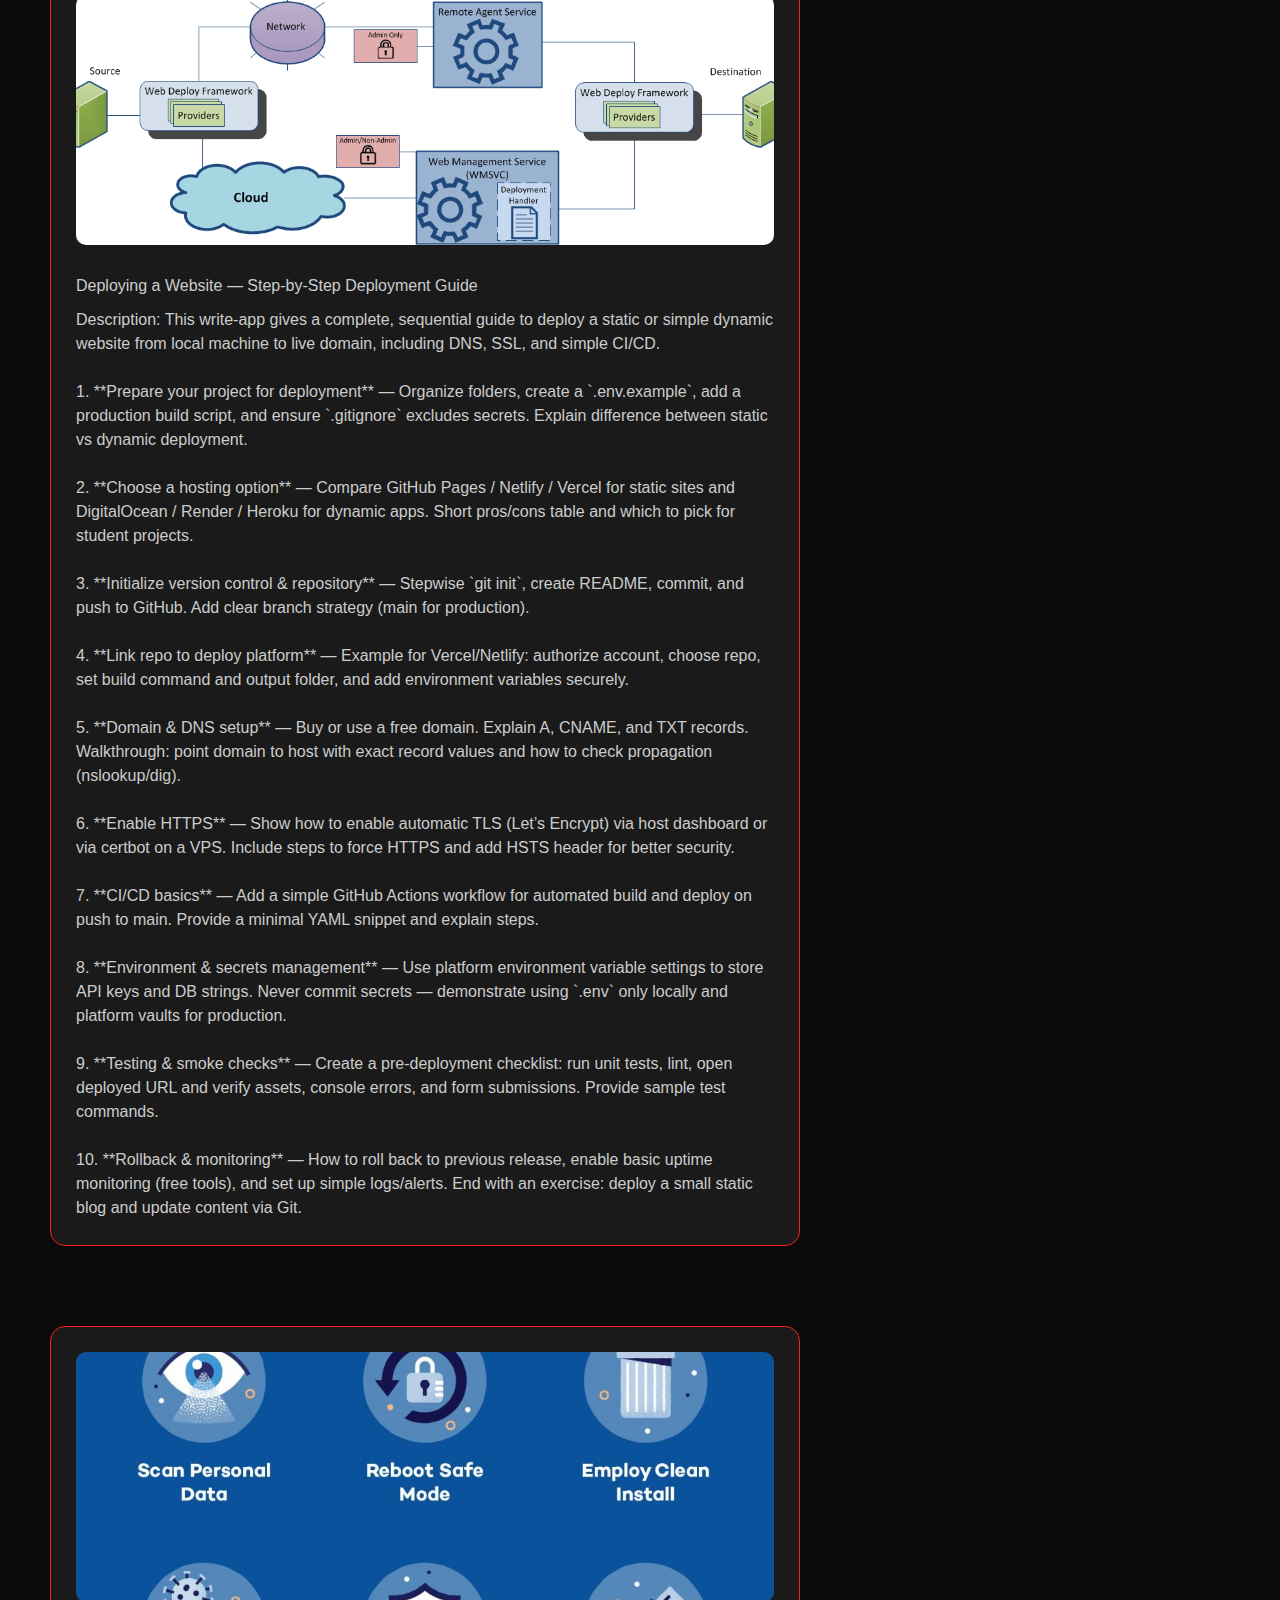
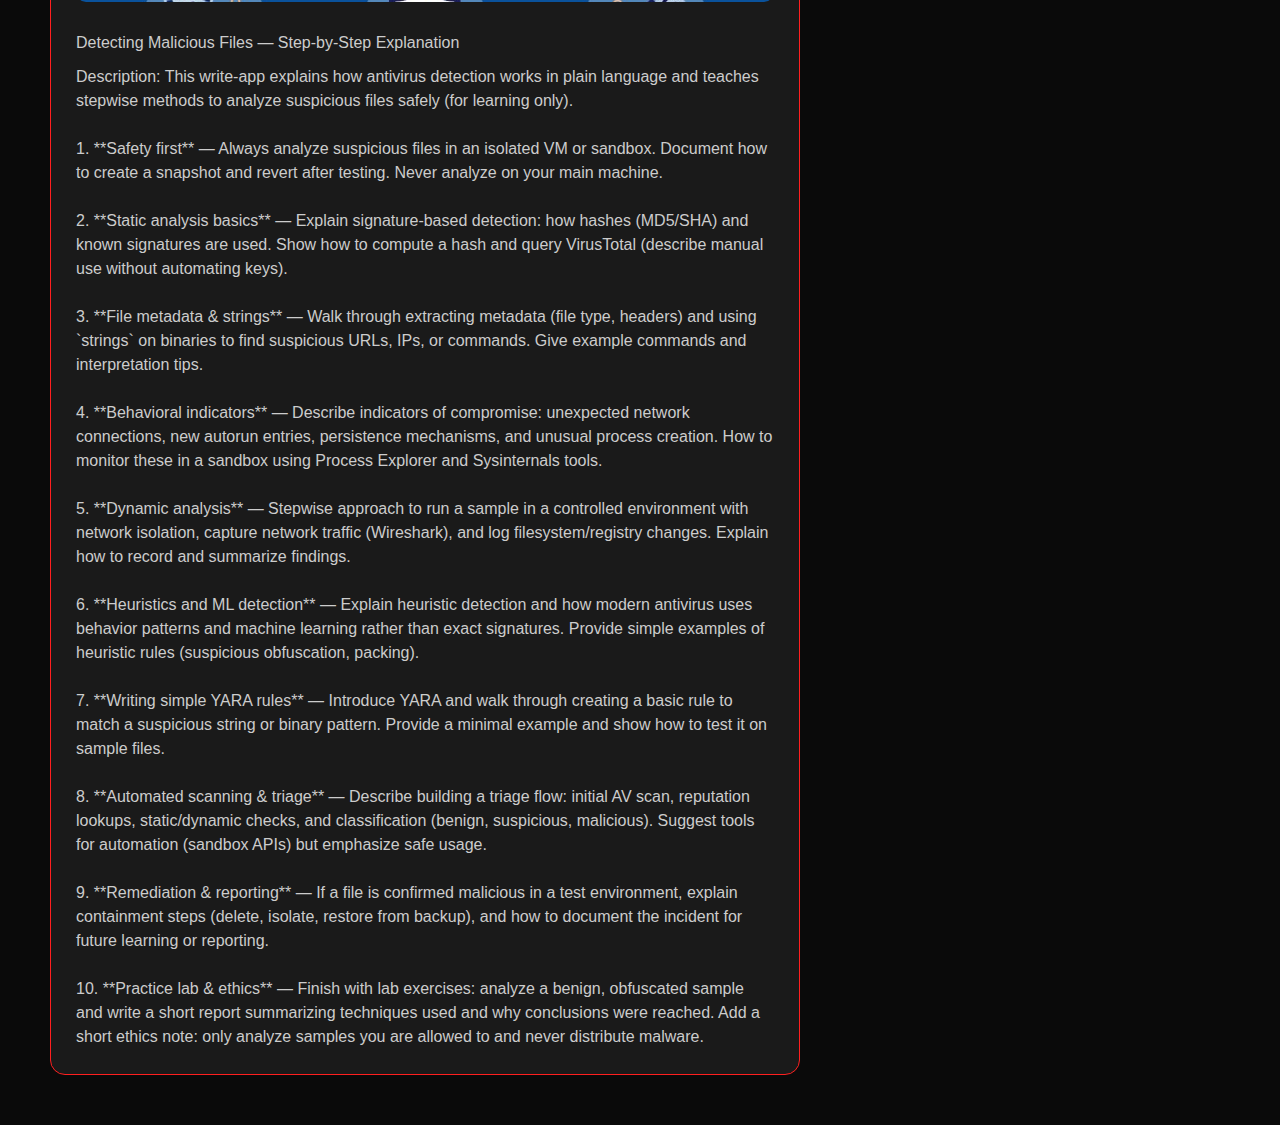
<file: CompilationWriteApps.html>
<!DOCTYPE html>
<html lang="en">
<head>
    <meta charset="UTF-8">
    <meta name="viewport" content="width=device-width, initial-scale=1.0">
    <title>Compilation of WriteApps</title>
    <link rel="stylesheet" href="./CSS/CompilationWriteApps.css">
    <link rel="stylesheet" href="https://cdnjs.cloudflare.com/ajax/libs/font-awesome/5.15.2/css/all.min.css">
</head>
<body>

    <div class="back-button">
        <a href="index.html"><i class="fas fa-arrow-left"></i> Back to Portfolio</a>
    </div>
    <p class="reference-text">This is my reference text.</p>


    <div class="main-layout">
        <!-- WriteApps Compilation -->
        <section class="compilation">
            <div class="title">📝 Compilation of My WriteApps 📝</div>

            <div class="links-box">
            <div class="link-item">
                <img src="/Images/Cybersecurity-Fundamentals.png" alt="Cyber Security WriteApp">
                <p class="app-title">Cyber Security Fundamentals — Step-by-Step Guide</p>
                <p>
                    Description: This write-app walks you through core cyber security concepts and hands-on steps to improve the security of a personal project or small website.
                    <br><br>
                    1. **Understand core concepts** — Learn confidentiality, integrity, availability (CIA triad), authentication vs authorization, and threat modeling. Take 1–2 pages to define each with real examples (e.g., password theft = confidentiality breach).
                    <br><br>
                    2. **Create a threat model** — Identify assets (user data, admin panels), potential attackers (script kiddies, insiders), attack vectors (phishing, SQL injection), and likely impact. Sketch a simple diagram and rank threats by likelihood and impact.
                    <br><br>
                    3. **Secure authentication** — Explain best practices: use strong password policies, password hashing (bcrypt/argon2) with a brief example, multi-factor authentication, and session management (secure cookies, HttpOnly, SameSite).
                    <br><br>
                    4. **Protect data in transit and at rest** — How to enable HTTPS (obtain free TLS cert from Let’s Encrypt), enforce HSTS, and use encryption for databases and backups. Include commands / config snippets for certbot and sample TLS headers.
                    <br><br>
                    5. **Input validation & secure coding** — Show step-by-step examples: sanitize user input, prepared statements to prevent SQL injection, escaping output to avoid XSS, and OWASP Top 10 overview with remediation tips.
                    <br><br>
                    6. **Network & infrastructure hardening** — Guide to firewall basics, limiting exposed ports, using SSH keys instead of passwords, and keeping services updated. Add a checklist for server setup.
                    <br><br>
                    7. **Monitoring and incident response** — Set up simple logging (file + log rotation), basic intrusion detection (fail2ban), and a short incident response plan: identify, contain, eradicate, recover, and post-mortem.
                    <br><br>
                    8. **Backup and recovery** — Explain backup frequency, offsite storage, verifying restores, and a hands-on example: create cron job for nightly DB dump and rotate last 7 days.
                    <br><br>
                    9. **Continuous improvement** — Suggest regular vulnerability scans, using free scanners (e.g., automated tools), dependency audits, and a simple checklist for monthly review.
                    <br><br>
                    10. **Further reading & exercises** — Provide practice tasks: set up MFA for a sample app, fix a deliberately vulnerable endpoint, and write a one-page threat model for a class project.
                </p>
                </div>

                <div class="link-item">
                <img src="/Images/Deploy.png" alt="Website Deployment WriteApp">
                <p class="app-title">Deploying a Website — Step-by-Step Deployment Guide</p>
                <p>
                    Description: This write-app gives a complete, sequential guide to deploy a static or simple dynamic website from local machine to live domain, including DNS, SSL, and simple CI/CD.
                    <br><br>
                    1. **Prepare your project for deployment** — Organize folders, create a `.env.example`, add a production build script, and ensure `.gitignore` excludes secrets. Explain difference between static vs dynamic deployment.
                    <br><br>
                    2. **Choose a hosting option** — Compare GitHub Pages / Netlify / Vercel for static sites and DigitalOcean / Render / Heroku for dynamic apps. Short pros/cons table and which to pick for student projects.
                    <br><br>
                    3. **Initialize version control & repository** — Stepwise `git init`, create README, commit, and push to GitHub. Add clear branch strategy (main for production).
                    <br><br>
                    4. **Link repo to deploy platform** — Example for Vercel/Netlify: authorize account, choose repo, set build command and output folder, and add environment variables securely.
                    <br><br>
                    5. **Domain & DNS setup** — Buy or use a free domain. Explain A, CNAME, and TXT records. Walkthrough: point domain to host with exact record values and how to check propagation (nslookup/dig).
                    <br><br>
                    6. **Enable HTTPS** — Show how to enable automatic TLS (Let’s Encrypt) via host dashboard or via certbot on a VPS. Include steps to force HTTPS and add HSTS header for better security.
                    <br><br>
                    7. **CI/CD basics** — Add a simple GitHub Actions workflow for automated build and deploy on push to main. Provide a minimal YAML snippet and explain steps.
                    <br><br>
                    8. **Environment & secrets management** — Use platform environment variable settings to store API keys and DB strings. Never commit secrets — demonstrate using `.env` only locally and platform vaults for production.
                    <br><br>
                    9. **Testing & smoke checks** — Create a pre-deployment checklist: run unit tests, lint, open deployed URL and verify assets, console errors, and form submissions. Provide sample test commands.
                    <br><br>
                    10. **Rollback & monitoring** — How to roll back to previous release, enable basic uptime monitoring (free tools), and set up simple logs/alerts. End with an exercise: deploy a small static blog and update content via Git.
                </p>
                </div>

                <div class="link-item">
                <img src="/Images/VirusProtect.jpg" alt="Virus Detection WriteApp">
                <p class="app-title">Detecting Malicious Files — Step-by-Step Explanation</p>
                <p>
                    Description: This write-app explains how antivirus detection works in plain language and teaches stepwise methods to analyze suspicious files safely (for learning only).
                    <br><br>
                    1. **Safety first** — Always analyze suspicious files in an isolated VM or sandbox. Document how to create a snapshot and revert after testing. Never analyze on your main machine.
                    <br><br>
                    2. **Static analysis basics** — Explain signature-based detection: how hashes (MD5/SHA) and known signatures are used. Show how to compute a hash and query VirusTotal (describe manual use without automating keys).
                    <br><br>
                    3. **File metadata & strings** — Walk through extracting metadata (file type, headers) and using `strings` on binaries to find suspicious URLs, IPs, or commands. Give example commands and interpretation tips.
                    <br><br>
                    4. **Behavioral indicators** — Describe indicators of compromise: unexpected network connections, new autorun entries, persistence mechanisms, and unusual process creation. How to monitor these in a sandbox using Process Explorer and Sysinternals tools.
                    <br><br>
                    5. **Dynamic analysis** — Stepwise approach to run a sample in a controlled environment with network isolation, capture network traffic (Wireshark), and log filesystem/registry changes. Explain how to record and summarize findings.
                    <br><br>
                    6. **Heuristics and ML detection** — Explain heuristic detection and how modern antivirus uses behavior patterns and machine learning rather than exact signatures. Provide simple examples of heuristic rules (suspicious obfuscation, packing).
                    <br><br>
                    7. **Writing simple YARA rules** — Introduce YARA and walk through creating a basic rule to match a suspicious string or binary pattern. Provide a minimal example and show how to test it on sample files.
                    <br><br>
                    8. **Automated scanning & triage** — Describe building a triage flow: initial AV scan, reputation lookups, static/dynamic checks, and classification (benign, suspicious, malicious). Suggest tools for automation (sandbox APIs) but emphasize safe usage.
                    <br><br>
                    9. **Remediation & reporting** — If a file is confirmed malicious in a test environment, explain containment steps (delete, isolate, restore from backup), and how to document the incident for future learning or reporting.
                    <br><br>
                    10. **Practice lab & ethics** — Finish with lab exercises: analyze a benign, obfuscated sample and write a short report summarizing techniques used and why conclusions were reached. Add a short ethics note: only analyze samples you are allowed to and never distribute malware.
                </p>
                </div>


            </div>
        </section>

                <!-- Vertical Text Section -->
                <!-- Vertical Line with Inside Text -->
                <div class="vertical-text-container">
                     <div class="separator-line"></div>
                     <div class="side-reference">
    <h2>Reference Notes</h2>
    <p>
        This section contains additional notes and explanations related to my WriteApps.
        Everything written here serves as a guide or reference to understand the lessons I followed
        while creating these documents.
    </p>
    <p>
        These WriteApps include step-by-step explanations on Cyber Security fundamentals,
        Website Deployment processes, and basic Virus Detection techniques. 
        All content is summarized from research, hands-on practice, and classroom activities.
    </p>
    <p>
        The purpose of this side reference area is to give context about the topics included on this page, 
        explain my thought process, and provide supporting information for learning and review.
    </p>

    <!-- ✅ Reference link here -->
   <div class="reference-link">
    <a href="https://www.geeksforgeeks.org/ethical-hacking/cyber-security-tutorial/" target="_blank">
        Cybersecurity & Ethical Hacking Fundamentals →
    </a>
</div>

<div class="reference-link">
    <a href="https://www.techtarget.com/searchenterprisedesktop/tutorial/Rootkit-and-malware-detection-and-removal-guide" target="_blank">
        Malware Detection & Removal (TechTarget) →
    </a>
</div>

<div class="reference-link">
    <a href="https://www.hostragons.com/en/blog/web-security-basics-protect-your-site/" target="_blank">
        Web Security Basics — Protect Your Site →
    </a>
</div>

<div class="reference-link">
    <a href="https://www.cloudways.com/blog/website-security/" target="_blank">
        Website Security Guide (Cloudways) →
    </a>
</div>

<div class="reference-link">
    <a href="https://www.hostingbyalitech.com/blog/post/how-protect-your-website-malware-and-viruses" target="_blank">
        Protect Your Website from Malware & Viruses →
    </a>
</div>
<div class="reference-link">
    <a href="https://arxiv.org/abs/1811.00926" target="_blank">
        Detecting Malicious Third-Party Scripts (Excision Research) →
    </a>
</div>


</div>
        </div>

    </div>

</body>
</html>
</file>
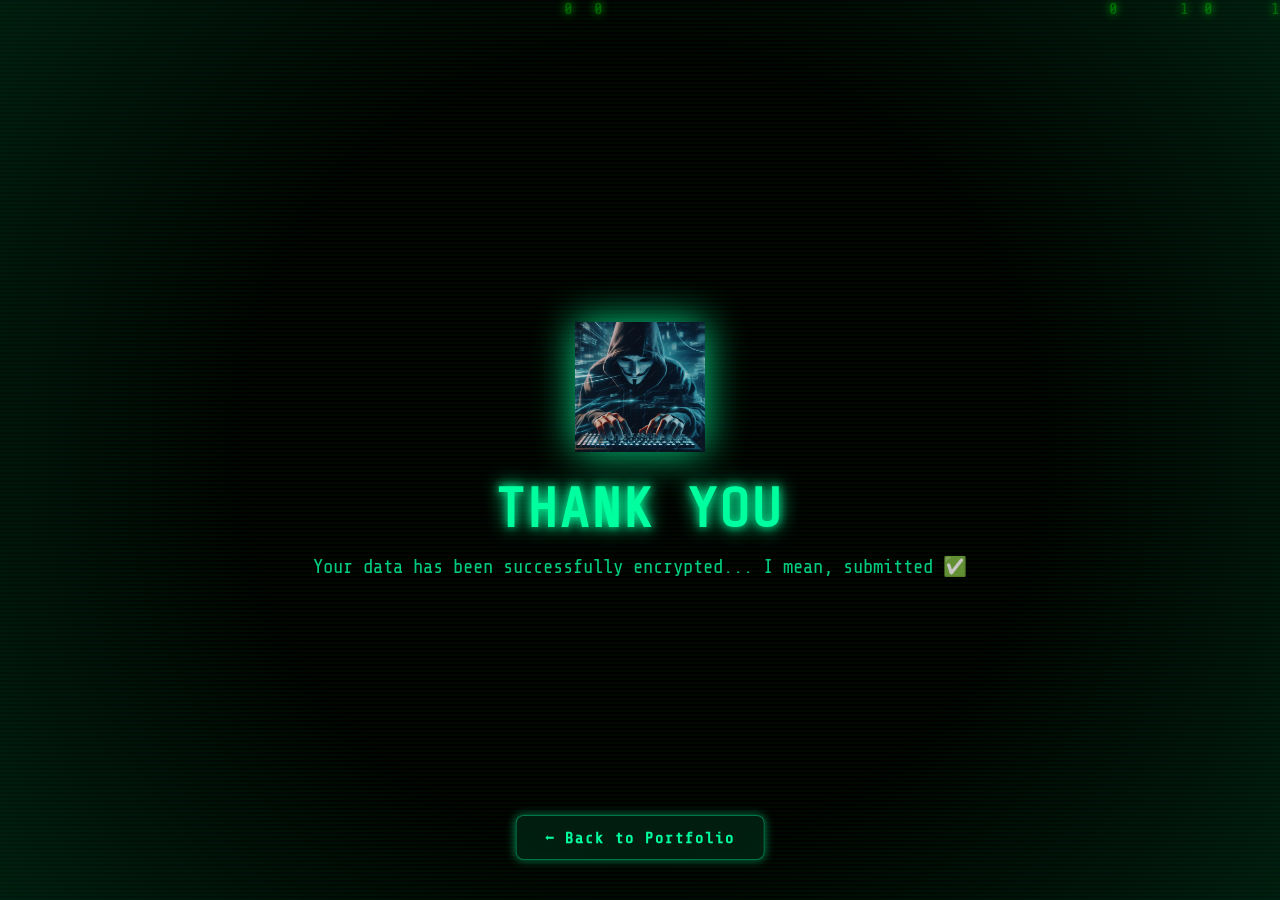
<file: ThankYou.html>
<!DOCTYPE html>
<html lang="en">
<head>
    <meta charset="UTF-8">
    <meta name="viewport" content="width=device-width, initial-scale=1.0">
    <title>Thank You - Access Logged</title>
    <link rel="stylesheet" href="./CSS/ThankYou.css">
</head>
<body>
    <div class="overlay"></div>
    <div class="container">
        <img src="Images/Hackerman.jpg" alt="Hacker Logo" class="logo">
        <h1 class="thank-you">THANK YOU</h1>
        <p class="message">Your data has been successfully encrypted... I mean, submitted ✅</p>
    </div>


    <script>
        // Binary rain effect
        const body = document.body;
        const createRain = () => {
            const span = document.createElement("span");
            span.textContent = Math.random() > 0.5 ? "0" : "1";
            span.classList.add("rain");
            span.style.left = Math.random() * 100 + "vw";
            span.style.animationDuration = Math.random() * 2 + 2 + "s";
            body.appendChild(span);
            setTimeout(() => span.remove(), 4000);
        };
        setInterval(createRain, 100);

        // Glitch animation text effect
        const text = document.querySelector(".thank-you");
        const chars = "!<>-_\\/[]{}—=+*^?#________";
        const original = text.textContent;
        let frame = 0;

        const glitch = () => {
            frame++;
            text.textContent = original.split("").map((ch, i) =>
                i < frame / 2 ? ch : chars[Math.floor(Math.random() * chars.length)]
            ).join("");
            if (frame < original.length * 2) requestAnimationFrame(glitch);
        };
        glitch();
    </script>

    <!-- Back Button -->
    <a href="index.html" class="back-button">⬅ Back to Portfolio</a>
</body>
</html>
</file>
<file: CSS/Portfolio.css>
/* Google Font CDN Link */
@import url('https://fonts.googleapis.com/css2?family=Poppins:wght@400;500;600;700&family=Ubuntu:wght@400;500;700&display=swap');
*{
  margin: 0;
  padding: 0;
  box-sizing: border-box;
  text-decoration: none;
  scroll-behavior: smooth;
}

/* Custom Scroll Bar CSS */
::-webkit-scrollbar {
    width: 10px;
}
::-webkit-scrollbar-track {
    background: #f1f1f1;
}
::-webkit-scrollbar-thumb {
    background: #6e93f7;
    border-radius: 12px;
    transition: all 0.3s ease;
}

::-webkit-scrollbar-thumb:hover {
    background: #4070f4;
}
/* navbar styling */
nav{
  position: fixed;
  width: 100%;
  padding: 20px 0;
  z-index: 998;
  transition: all 0.3s ease;
  font-family: 'Ubuntu', sans-serif;
  background: rgba(255, 255, 255, 0.9);
  box-shadow: 0 2px 4px rgba(0, 0, 0, 0.1);
}
nav.sticky{
  background: #4070f4;
  padding: 13px 0;
}
nav .navbar{
  width: 90%;
  display: flex;
  justify-content: space-between;
  align-items: center;
  margin: auto;
}
nav .navbar .logo a{
  font-weight: 500;
  font-size: 35px;
  color: #4070f4;
}
nav.sticky .navbar .logo a{
  color: #fff;
}
nav .navbar .menu{
  display: flex;
  position: relative;
}
nav .navbar .menu li{
  list-style: none;
  margin: 0 8px;
}
.navbar .menu a{
  font-size: 18px;
  font-weight: 500;
  color: #0E2431;
  padding: 6px 0;
  transition: all 0.4s ease;
}
.navbar .menu a:hover{
  color: #4070f4;
}
nav.sticky .menu a{
  color: #FFF;
}
nav.sticky .menu a:hover{
  color: #0E2431;
}
.navbar .media-icons a{
  color: #4070f4;
  font-size: 18px;
  margin: 0 6px;
}
nav.sticky .media-icons a{
  color: #FFF;
}

/* Side Navigation Menu Button CSS */
nav .menu-btn,
.navbar .menu .cancel-btn{
  position: absolute;
  color: #fff;
  right: 30px;
  top: 20px;
  font-size: 20px;
  cursor: pointer;
  transition: all 0.3s ease;
  display: none;
}
nav .menu-btn{
  color: #4070f4;
}
nav.sticky .menu-btn{
  color: #FFF;
}
.navbar .menu .menu-btn{
  color: #fff;
}

.home {
    position: relative;
    width: 100%;
    height: 100vh;
    overflow: hidden;
}

/* BACKGROUND CAROUSEL */
.bg-carousel {
    position: absolute;
    inset: 0;
    z-index: -1;

    background-size: cover;
    background-position: center;
    animation: carousel 15s infinite;
    animation: carousel 15s infinite;
    transition: background-image 1s ease-in-out;
}

/* FADE CAROUSEL ANIMATION */
@keyframes carousel {
    0%   { background-image: url('../Images/ai.jpg'); }
    33%  { background-image: url('../Images/AIBG.jpg!w700wp'); }
    66%  { background-image: url('../Images/jupiter.png'); }
    100% { background-image: url('../Images/neonbg.jpg'); }
}


  
  .home .home-content {
    width: 90%;
    height: 100%;
    margin: auto;
    display: flex;
    flex-direction: column;
    justify-content: center;
  }
  
  .home .text-one {
    font-size: 45px;
    color: #eff5f8;
    margin-bottom: 5px;
  }
  
  /* Keyframes for letter highlight animation */
@keyframes highlightLetter {
  10% {
    background-color: rgb(221, 23, 228);
    color: #171818;
  }
  50% {
    background-color: rgb(16, 224, 231);
    color: black;
  }
  100% {
    background-color: transparent;
    color: #0c0c0c;
  }
}

/* Apply the animation to each span inside .text-two */
.home .text-two span {
  display: inline-block;
  animation: highlightLetter 1s infinite;
  animation-delay: calc(var(--i) * 0.7s);
  font-size: 70px;
  margin-bottom:  5px;
}
  
  /* Add this to your existing CSS file */

/* Keyframes for text highlight animation */
@keyframes highlightText {
  10% {
    background-color: transparent;
    color: #ee40f4;
  }
  50% {
    background-color: rgb(231, 145, 15);
    color: black;
  }
  100% {
    background-color: transparent;
    color: #40f4f4;
  }
}

/* Apply the animation to the .text-three class */
.home .text-three {
  font-size: 40px;
  margin: 5px 0;
  color: #4070f4;
  display: inline;
  animation: highlightText 9s infinite;
  margin-bottom:  5px;
}
  .home .text-four {
    font-size: 23px;
    margin: 5px 0;
    color: #0E2431;
  }
  
  .home .button {
    margin: 14px 0;
  }
  
  .home .button button {
    outline: none;
    padding: 8px 16px;
    border-radius: 6px;
    font-size: 25px;
    font-weight: 400;
    background: #4070f4;
    color: #fff;
    cursor: pointer;
    border: 2px solid transparent;
    transition: all 0.4s ease;
  }
  
  .home .button button:hover {
    border-color: #4070f4;
    background-color: #fff;
    color: #4070f4;
  }

/* About Section Styling */
/* Those Elements Where We Have Apply Same CSS,
 I'm Selecting Directly 'Section Tag' and 'Class'  */
section{
  padding-top: 40px;
  animation: fadeIn 1s ease-in-out;
}
section .content{
  width: 80%;
  margin: 40px auto;
  font-family: 'Poppins', sans-serif;
}
.about .about-details{
  display: flex;
  justify-content: space-between;
  align-items: center;
}
section .title{
  display: flex;
  justify-content: center;
  margin-bottom: 40px;
}
section .title span{
  color: #0E2431;
  font-size: 30px;
  font-weight: 600;
  position: relative;
  padding-bottom: 8px;
}
section .title span::before,
section .title span::after{
  content: '';
  position: absolute;
  height: 3px;
  width: 100%;
  background: #4070f4;
  left: 0;
  bottom: 0;
}
section .title span::after{
  bottom: -7px;
  width: 70%;
  left: 50%;
  transform: translateX(-50%);
}
.subtitle{
display: flex;
justify-content: center;
}
.about .about-details .left{
  width: 45%;
}
.about .left img{
  height: 400px;
  width: 400px;
  object-fit: cover;
  border-radius: 12px;
}
.about-details .right{
  width: 55%;
}
section  .topic{
  color: #0E2431;
  font-size: 25px;
  font-weight: 500;
  margin-bottom: 10px;
}
.about-details .right p{
  text-align: justify;
  color: #0E2431;
}
section .button{
  margin: 16px 0;
}
section .button button{
  outline: none;
  padding: 8px 16px;
  border-radius: 4px;
  font-size: 25px;
  font-weight: 400;
  background: #4070f4;
  color: #fff;
  border: 2px solid transparent;
  cursor: pointer;
  transition: all 0.4s ease;
}
section .button button:hover{
  border-color: #4070f4;
  background-color: #fff;
  color: #4070f4;
}

 /* My Skills CSS */
 .skills{
   background: #F0F8FF;
 }
 .skills .content{
   padding: 40px 0;
 }
 .skills .skills-details{
   display: flex;
   justify-content: space-between;
   align-items: center;
 }
 .skills-details .text{
   width: 50%;
 }
 .skills-details p{
   color: #0E2431;
   text-align: justify;
 }
.skills .skills-details .experience{
  display: flex;
  align-items: center;
  margin: 0 10px;
}
.skills-details .experience .num{
  color: #0E2431;
  font-size: 80px;
}
.skills-details .experience .exp{
  color: #0E2431;
  margin-left: 20px;
  font-size: 18px;
  font-weight: 500;
  margin: 0 6px;
}
.skills-details .boxes{
  width: 45%;
  display: flex;
  flex-wrap: wrap;
  justify-content: space-between;
}
.skills-details .box{
  width: calc(100% / 2 - 20px);
  margin: 20px 0;
}
.skills-details .boxes .topic{
  font-size: 20px;
  color: #4070f4;
}
.skills-details .boxes .per{
  font-size: 60px;
  color: #4070f4;
}

/* My Services CSS */
.services{
  background: #E6E6FA;
}
.services .boxes{
  display: flex;
  flex-wrap: wrap;
  justify-content: space-between;
}
.services .boxes .box{
  margin: 20px 0;
  width: calc(100% / 3 - 20px);
  text-align: center;
  border-radius: 12px;
  padding: 30px 10px;
  box-shadow: 0 5px 10px rgba(0, 0, 0, 0.12);
  cursor: default;
  transition: all 0.4s ease;
}
.services .boxes .box:hover{
  background: #4070f4;
  color: #fff;
}
.services .boxes .box .icon{
  height: 50px;
  width: 50px;
  background: #4070f4;
  border-radius: 50%;
  text-align: center;
  line-height: 50px;
  font-size: 18px;
  color: #fff;
  margin: 0 auto 10px auto;
  transition: all 0.4s ease;
  flex-direction: column;
}
.boxes .box:hover .icon{
  background-color: #fff;
  color: #4070f4;
}
.services .boxes .box:hover .topic,
.services .boxes .box:hover p{
  color: #0E2431;
  transition: all 0.4s ease;
}
.services .boxes .box:hover .topic,
.services .boxes .box:hover p{
  color: #fff;
}
/* Ensure the boxes are displayed side by side */
/* Ensure the boxes are displayed side by side */
/* Ensure the boxes are displayed side by side */
.boxed {
  display: flex;
  flex-wrap: wrap;
  justify-content: space-between;
}

.boxer {
  flex: 1 1 calc(25% - 20px); /* Adjust the width of each box */
  margin: 10px;
  box-sizing: border-box;
  text-align: center;
  border-radius: 12px;
  padding: 20px;
  box-shadow: 0 5px 10px rgba(0, 0, 0, 0.12);
  transition: all 0.4s ease;
  display: flex;
  flex-direction: column;
  align-items: center;
}

.boxer .topics-icons {
  display: flex;
  align-items: center;
  justify-content: center;
  width: 100%;
  margin-bottom: 10px; /* Add margin to separate from the next element */
}

.boxer .topics {
  font-size: 20px;
  color: #121213;
  margin-right: 10px; /* Add margin to separate from the icon */
}

.boxer .per {
  font-size: 60px;
  color: #131414;
  margin-bottom: 10px; /* Add margin to separate from the next element */
}

.boxer .icons {
  font-size: 40px;
  color: #0f81df;
}

.boxer:hover {
  background: #12e663;
  color: #fff;
}

.boxer:hover .icons {
  color: #fff;
}

.boxer:hover .topics,
.boxer:hover .per {
  color: #fff;
}
/* Contact Me CSS */
.contact{
  background: #F0F8FF;
}
.contact .content{
  margin: 0 auto;
  padding: 30px 0;
}
.contact .text{
  width: 80%;
  text-align: center;
  margin: auto;
}

/* Footer CSS */
footer{
  background: #2ec2e7;
  padding: 15px 0;
  text-align: center;
  font-family: 'Poppins', sans-serif;
}
footer .text span{
  font-size: 17px;
  font-weight: 400;
  color: #fff;
}
footer .text span a{
  font-weight: 500;
  color: #FFF;
}
footer .text span a:hover{
  text-decoration: underline;
}
/* Scroll TO Top Button CSS */
.scroll-button a{
  position: fixed;
  bottom: 20px;
  right: 20px;
  color: #fff;
  background: #4070f4;
  padding: 7px 12px;;
  font-size: 18px;
  border-radius: 6px;
  box-shadow: rgba(0, 0, 0, 0.15);
  display: none;
}

/* Responsive Media Query */
@media (max-width: 1190px) {
  section .content{
    width: 85%;
  }
}
@media (max-width: 1000px) {
  .about .about-details{
    justify-content: center;
    flex-direction: column;
  }
  .about .about-details .left{
    display: flex;
    justify-content: center;
    width: 100%;
  }
  .about-details .right{
    width: 90%;
    margin: 40px 0;
  }
  .services .boxes .box{
    margin: 20px 0;
    width: calc(100% / 2 - 20px);
  }
}
@media (max-width: 900px) {
  .about .left img{
    height: 350px;
    width: 350px;
  }
}

@media (max-width: 750px) {
  nav .navbar{
    width: 90%;
  }
  nav .navbar .menu{
    position: fixed;
    left: -100%;
    top: 0;
    background: #0E2431;
    height: 100vh;
    max-width: 400px;
    width: 100%;
    padding-top: 60px;
    flex-direction: column;
    align-items: center;
    transition: all 0.5s ease;
  }
  .navbar.active .menu{
    left: 0;
  }
  nav .navbar .menu a{
    font-size: 23px;
    display: block;
    color: #fff;
    margin: 10px 0;
  }
  nav.sticky .menu a:hover{
    color: #4070f4;
  }
  nav .navbar .media-icons{
    display: none;
  }
  nav .menu-btn,
  .navbar .menu .cancel-btn{
    display: block;
  }
  .home .text-two{
    font-size: 65px;
  }
  .home .text-three{
    font-size: 35px;
  }
  .skills .skills-details{
    align-items: center;
    justify-content: center;
    flex-direction: column;
  }
  .skills-details .text{
    width: 100%;
    margin-bottom: 50px;
  }
  .skills-details .boxes{
    justify-content: center;
    align-items: center;
    width: 100%;
  }
  .services .boxes .box{
    margin: 20px 0;
    width: 100%;
  }
  .contact .text{
    width: 100%;
}
}
/* Normal Button Styling */
.chat-button {
  display: flex;
  align-items: center;
  justify-content: center;
  padding: 10px 20px;
  font-size: 18px;
  font-weight: 500;
  color: #fff;
  background-color: #4070f4;
  border: none;
  border-radius: 6px; /* Adjust the border-radius for a rectangular shape */
  cursor: pointer;
  transition: background-color 0.3s ease, transform 0.3s ease;
  margin: 0 auto; /* Center the button horizontally */
  box-shadow: 0 5px 10px rgba(0, 0, 0, 0.1);
}

.chat-button i {
  margin-right: 10px;
  font-size: 20px;
}

.chat-button:hover {
  background-color: #3050c4;
  transform: scale(1.05);
}

/* Center the button container */
.contact .button {
  display: flex;
  justify-content: center;
  align-items: center;
  width: 100%; /* Ensure the container takes full width */
  padding: 20px 0; /* Add padding to the container */
}

.chat-button::after {
  width: 40px;
  height: 40px;
  top: -20px;
  right: 10px;
}

.chat-button:hover::before,
.chat-button:hover::after {
  background-color: #3050c4;
}

/* Center the button container */
.contact .button {
  display: flex;
  justify-content: center;
  align-items: center;
  width: 100%; /* Ensure the container takes full width */
  padding: 20px 0; /* Add padding to the container */
}
.contact-title {
  display: flex;
  align-items: center;
  justify-content: center;
  gap: 40px; /* Increased gap for more space */
}
.contact-title span {
  align-self: flex-start;
  margin-bottom: 20px;
  margin-top: 1px;
}
.contact-socials-inline {
  display: flex;
  gap: 19px;
  margin-bottom: 20px;
}

.contact-socials-inline a {
  color: #4070f4;
  font-size: 28px;
  transition: color 0.3s;
}

.contact-socials-inline a:hover {
  color: #3050c4;
}

@media (max-width: 500px){
  .home .text-two{
    font-size: 55px;
  }
  .home .text-three{
    font-size: 33px;
  }
  .skills-details .boxes .per{
    font-size: 50px;
    color: #4070f4;
  }
}
.contributions-title {
  font-size: 24px;
  font-weight: 600;
  color: #0E2431;
  margin-bottom: 10px;

  display: flex;           /* enables flex layout */
  justify-content: center; /* centers content horizontally */
  align-items: center;     /* centers icon vertically with text */
  gap: 6px;                /* spacing between text and icon */
}

.contributions-title a i {
  font-size: 70px; /* only changes the icon size */
  color: #4070f4;
  transition: 0.3s;
}

.contributions-title a i:hover {
  color: #0E2431;
  transform: scale(1.1); /* optional hover effect */
}
</file>
<file: CSS/CompilationCybersecurity.css>
@import url('https://fonts.googleapis.com/css2?family=Share+Tech+Mono&display=swap');

* {
  margin: 0;
  padding: 0;
  box-sizing: border-box;
}

html {
  scroll-behavior: smooth;
}

body {
  font-family: 'Share Tech Mono', monospace;
  background: radial-gradient(circle at center, #000 60%, #001a0f);
  color: #00ff9f;
  text-align: center;
  overflow-x: hidden;
  position: relative;
  min-height: 100vh;
}

/* 🌟 Neon Matrix Overlay */
.overlay {
  position: fixed;
  width: 100%;
  height: 100%;
  background: repeating-linear-gradient(
      0deg,
      rgba(0, 255, 0, 0.03) 0px,
      rgba(0, 255, 0, 0.03) 2px,
      transparent 2px,
      transparent 4px
  );
  animation: scan 6s linear infinite;
  z-index: 0;
  pointer-events: none;
}

/* 🧭 Back Button */
.back-button {
  position: fixed;
  top: 20px;
  left: 20px;
  z-index: 10;
}

.back-button a {
  text-decoration: none;
  color: #00ff9f;
  background-color: transparent;
  border: 1px solid #00ff9f;
  padding: 10px 20px;
  border-radius: 8px;
  font-weight: 500;
  transition: all 0.3s ease;
  box-shadow: 0 0 10px #00ff9f;
}

.back-button a:hover {
  background-color: #00ff9f;
  color: #000;
  box-shadow: 0 0 25px #00ff9f;
}

/* 🧩 Main Compilation Container */
.compilation {
  width: 90%;
  margin: 120px auto;
  padding: 80px 50px;
  background: rgba(0, 0, 0, 0.85);
  border-radius: 20px;
  border: 1px solid rgba(0, 255, 0, 0.4);
  box-shadow: 0 0 40px rgba(0, 255, 0, 0.3);
  z-index: 1;
  position: relative;
  min-height: 90vh;
  backdrop-filter: blur(4px);
}

/* ✨ Title */
.title {
  font-size: 3.5rem;
  font-weight: bold;
  margin-bottom: 15px;
  letter-spacing: 2px;
  text-shadow: 0 0 20px #00ff9f;
}

.subtitle {
  font-size: 1.3rem;
  color: #66ffb2;
  margin-bottom: 60px;
  opacity: 0.9;
}

/* 🧱 Link Boxes */
.links-box {
  display: flex;
  flex-direction: column;
  gap: 60px;
  align-items: center;
}

.link-item {
  display: flex;
  align-items: center;
  width: 100%;
  background: rgba(0, 0, 0, 0.7);
  border: 1px solid #00ff9f;
  border-radius: 18px;
  padding: 35px;
  transition: all 0.3s ease;
  box-shadow: 0 0 25px rgba(0, 255, 0, 0.15);
  min-height: 350px; /* HEIGHT OF IMAGE BOX */
}


.link-item:hover {
  transform: scale(1.02);
  box-shadow: 0 0 50px #00ff9f;
  border-color: #00ffcc;
}

.link-item img {
  width: 350px;      /* width of the box */
  height: 100%;      /* full height of link-item */
  object-fit: contain; /* NO CROPPING */
  background-color: #000; /* fill empty space */
  border-radius: 10px;
  margin-right: 35px;
  border: 1px solid #00ff9f;
  box-shadow: 0 0 20px #00ff9f;
}



.link-text {
  text-align: left;
  flex: 1;
}

.link-text a {
  text-decoration: none;
  font-size: 28px;
  color: #00ff9f;
  font-weight: bold;
  text-shadow: 0 0 10px #00ff9f;
  transition: color 0.3s ease;
}

.link-text a:hover {
  color: #ffffff;
}

.link-text p {
  color: #b8ffd5;
  font-size: 1.1rem;
  margin-top: 15px;
  opacity: 0.95;
  line-height: 1.6;
}

/* 🔥 Smooth Scrolling Glow */
@keyframes scan {
  0% { transform: translateY(-100%); }
  100% { transform: translateY(100%); }
}

/* 💫 Glowing Scrollbar */
::-webkit-scrollbar {
  width: 10px;
}

::-webkit-scrollbar-track {
  background: #001a0f;
  box-shadow: inset 0 0 5px #003322;
}

::-webkit-scrollbar-thumb {
  background: linear-gradient(180deg, #00ff9f, #00b37a);
  border-radius: 10px;
  box-shadow: 0 0 10px #00ff9f;
}

::-webkit-scrollbar-thumb:hover {
  background: linear-gradient(180deg, #00ffaa, #00ff77);
  box-shadow: 0 0 20px #00ffb7;
}

/* ⚡ Glitch Title Effect */
.glitch {
  position: relative;
  display: inline-block;
  animation: flicker 1.5s infinite alternate;
}

.glitch::before,
.glitch::after {
  content: attr(data-text);
  position: absolute;
  left: 0;
  width: 100%;
  background: transparent;
  overflow: hidden;
  clip: rect(0, 0, 0, 0);
}

.glitch::before {
  left: 2px;
  text-shadow: -2px 0 #f0f;
  animation: glitchTop 2s infinite linear alternate-reverse;
}

.glitch::after {
  left: -2px;
  text-shadow: -2px 0 #0ff;
  animation: glitchBottom 1.5s infinite linear alternate-reverse;
}

@keyframes glitchTop {
  10% { clip: rect(5px, 9999px, 30px, 0); }
  25% { clip: rect(10px, 9999px, 20px, 0); }
  40% { clip: rect(15px, 9999px, 40px, 0); }
  55% { clip: rect(25px, 9999px, 60px, 0); }
}

@keyframes glitchBottom {
  10% { clip: rect(55px, 9999px, 90px, 0); }
  30% { clip: rect(75px, 9999px, 110px, 0); }
  50% { clip: rect(95px, 9999px, 130px, 0); }
}

@keyframes flicker {
  from { opacity: 1; }
  to { opacity: 0.85; }
}

/* 📜 Footer */
.footer {
  margin: 100px 0 40px 0;
  color: #00ff9f;
  font-size: 1rem;
  opacity: 0.8;
  text-shadow: 0 0 8px #00ff9f;
}

/* 📱 FULL RESPONSIVE FIX */
@media (max-width: 1024px) {
  .compilation {
    width: 95%;
    padding: 60px 30px;
  }

  .title {
    font-size: 2.8rem;
  }

  .subtitle {
    font-size: 1.1rem;
  }

  .link-item {
    flex-direction: column;   /* stack image + text */
    text-align: center;
    min-height: auto;
    padding: 25px;
  }

  .link-item img {
    width: 100%;
    height: auto;
    max-width: 350px;
    margin: 0 0 25px 0;       /* spacing below image */
  }

  .link-text {
    text-align: center;
  }

  .link-text a {
    font-size: 24px;
  }

  .link-text p {
    font-size: 1rem;
  }
}


/* 📱📱 SMALL PHONES */
@media (max-width: 600px) {

  .compilation {
    width: 95%;
    padding: 40px 20px;
  }

  .title {
    font-size: 2.2rem;
  }

  .subtitle {
    font-size: 1rem;
    margin-bottom: 40px;
  }

  .link-item {
    padding: 20px;
  }

  .link-item img {
    width: 100%;
    max-width: 280px;
  }

  .link-text a {
    font-size: 20px;
  }

  .link-text p {
    font-size: 0.95rem;
    line-height: 1.4;
  }

  .back-button a {
    padding: 8px 14px;
    font-size: 14px;
  }
}
</file>
<file: CSS/ThankYou.css>
@import url('https://fonts.googleapis.com/css2?family=Share+Tech+Mono&display=swap');

* {
    margin: 0;
    padding: 0;
    box-sizing: border-box;
}

body {
    height: 100vh;
    background: radial-gradient(circle at center, #000 50%, #001a0f);
    color: #00ff9f;
    display: flex;
    justify-content: center;
    align-items: center;
    font-family: 'Share Tech Mono', monospace;
    overflow: hidden;
    position: relative;
}

.overlay {
    position: absolute;
    width: 100%;
    height: 100%;
    background: repeating-linear-gradient(
        0deg,
        rgba(0, 255, 0, 0.03) 0px,
        rgba(0, 255, 0, 0.03) 2px,
        transparent 2px,
        transparent 4px
    );
    animation: scan 4s linear infinite;
}

.container {
    text-align: center;
    z-index: 2;
    animation: fadeIn 2s ease-in-out;
}

.logo {
    width: 130px;
    opacity: 0.85;
    margin-bottom: 20px;
    filter: drop-shadow(0 0 20px #00ff9f);
}

.thank-you {
    font-size: 3.5rem;
    letter-spacing: 2px;
    color: #00ff9f;
    text-shadow: 0 0 10px #00ff9f, 0 0 20px #00ff9f;
    animation: glitch 2s infinite;
}

.message {
    font-size: 1.2rem;
    color: #00ff9f;
    margin-top: 15px;
    opacity: 0.8;
}

.rain {
    position: absolute;
    top: 0;
    font-size: 1rem;
    color: rgba(0, 255, 0, 0.3);
    text-shadow: 0 0 8px rgba(0, 255, 0, 0.8);
    animation: fall linear;
}
.back-button {
    position: fixed;
    bottom: 40px;
    left: 50%;
    transform: translateX(-50%);
    background: rgba(0, 255, 159, 0.1);
    border: 1px solid rgba(0, 255, 159, 0.4);
    color: #00ff9f;
    padding: 12px 28px;
    border-radius: 8px;
    font-weight: bold;
    text-decoration: none;
    letter-spacing: 1px;
    font-family: 'Share Tech Mono', monospace;
    transition: all 0.3s ease;
    backdrop-filter: blur(6px);
    box-shadow: 0 0 10px rgba(0,255,159,0.5);
    z-index: 10;
}

.back-button:hover {
    background: rgba(0, 255, 159, 0.25);
    box-shadow: 0 0 20px rgba(0,255,159,0.8);
    transform: translateX(-50%) scale(1.05);
}


@keyframes fall {
    from { transform: translateY(-10vh); opacity: 1; }
    to { transform: translateY(100vh); opacity: 0; }
}

@keyframes scan {
    0% { transform: translateY(-100%); }
    100% { transform: translateY(100%); }
}

@keyframes fadeIn {
    from { opacity: 0; transform: scale(0.95); }
    to { opacity: 1; transform: scale(1); }
}

@keyframes glitch {
    0% { text-shadow: 2px 2px #0f0, -2px -2px #000; }
    25% { text-shadow: -2px 2px #0f0, 2px -2px #000; }
    50% { text-shadow: 2px -2px #0f0, -2px 2px #000; }
    75% { text-shadow: -2px -2px #0f0, 2px 2px #000; }
    100% { text-shadow: 2px 2px #0f0, -2px -2px #000; }
}
</file>
<file: CSS/CompilationApps.css>
/* Reset */
* {
  margin: 0;
  padding: 0;
  box-sizing: border-box;
}

/* Body */
body {
  font-family: 'Poppins', sans-serif;
  background: #0a0f1f;
  color: #fff;
  overflow-x: hidden;
  min-height: 100vh;
  position: relative;
}

/* BACKGROUND ANIMATION */
.tech-bg {
  position: fixed;
  top: 0;
  left: 0;
  width: 100%;
  height: 100%;
  background: radial-gradient(circle at center, #0f2027, #203a43, #2c5364);
  z-index: -2;
  overflow: hidden;
}

/* Add glowing grid lines */
.tech-bg::before {
  content: "";
  position: absolute;
  top: 0;
  left: 0;
  width: 300%;
  height: 300%;
  background-image: 
    linear-gradient(transparent 97%, rgba(0,255,255,0.15) 3%),
    linear-gradient(90deg, transparent 97%, rgba(0,255,255,0.15) 3%);
  background-size: 80px 80px;
  animation: moveGrid 15s linear infinite;
  opacity: 0.25;
}

@keyframes moveGrid {
  from { transform: translateY(0) translateX(0); }
  to { transform: translateY(-80px) translateX(-80px); }
}

/* Moving color gradient overlay */
.tech-bg::after {
  content: "";
  position: absolute;
  top: 0;
  left: 0;
  width: 200%;
  height: 200%;
  background: linear-gradient(120deg, #00d2ff, #3a7bd5, #4facfe, #00f2fe);
  background-size: 400% 400%;
  animation: gradientShift 20s ease infinite;
  mix-blend-mode: overlay;
  opacity: 0.15;
}

@keyframes gradientShift {
  0% { background-position: 0% 50%; }
  50% { background-position: 100% 50%; }
  100% { background-position: 0% 50%; }
}

/* Back Button */
.back-button {
  position: fixed;
  top: 25px;
  left: 25px;
  z-index: 10;
}

.back-button a {
  text-decoration: none;
  color: #fff;
  background: rgba(0, 255, 255, 0.2);
  padding: 10px 20px;
  border-radius: 8px;
  font-weight: 600;
  backdrop-filter: blur(6px);
  border: 1px solid rgba(0, 255, 255, 0.4);
  transition: all 0.3s ease;
}

.back-button a:hover {
  background: rgba(0, 255, 255, 0.4);
  box-shadow: 0 0 15px rgba(0, 255, 255, 0.5);
}

/* Showcase Section */
.showcase {
  display: flex;
  flex-direction: column;
  align-items: center;
  padding: 120px 20px 100px;
  z-index: 5;
}

/* Title */
.title {
  font-size: 45px;
  font-weight: 800;
  color: #00eaff;
  margin-bottom: 50px;
  text-shadow: 0 0 20px rgba(0,255,255,0.6);
  animation: glowPulse 3s ease-in-out infinite;
}

@keyframes glowPulse {
  0%, 100% { text-shadow: 0 0 20px rgba(0,255,255,0.5); }
  50% { text-shadow: 0 0 40px rgba(0,255,255,1); }
}

/* App Card */
.app-card {
  background: rgba(255, 255, 255, 0.07);
  border: 2px solid rgba(0, 255, 255, 0.2);
  border-radius: 20px;
  box-shadow: 0 8px 30px rgba(0, 255, 255, 0.2);
  max-width: 1100px;
  width: 90%;
  overflow: hidden;
  transform: translateY(50px);
  opacity: 0;
  transition: transform 1s ease, opacity 1s ease;
}

/* Visible animation */
.app-card.visible {
  transform: translateY(0);
  opacity: 1;
}

.app-card img {
  width: auto;
  max-width: 100%;
  height: auto;
  max-height: 500px;
  object-fit: contain; /* ensures full image visible */
  display: block;
  margin: 0 auto;
  border-bottom: 1px solid rgba(255,255,255,0.2);
  background: #0a0f1f; /* background behind image */
}



/* App Info */
.app-info {
  padding: 40px;
  text-align: left;
}

.app-info h2 {
  font-size: 36px;
  color: #00eaff;
  margin-bottom: 20px;
  text-shadow: 0 0 15px rgba(0,255,255,0.5);
}

.app-info p {
  font-size: 18px;
  line-height: 1.8;
  color: #e0f7fa;
  margin-bottom: 30px;
}

/* Button */
.app-button {
  display: inline-block;
  text-decoration: none;
  background: #00eaff;
  color: #0a0f1f;
  padding: 14px 32px;
  border-radius: 10px;
  font-weight: 700;
  font-size: 18px;
  transition: all 0.3s ease;
  box-shadow: 0 0 20px rgba(0, 255, 255, 0.5);
}

.app-button:hover {
  background: #fff;
  transform: scale(1.07);
  box-shadow: 0 0 25px rgba(255, 255, 255, 0.6);
}

/* Responsive */
@media (max-width: 768px) {
  .app-info {
    padding: 25px;
  }
  .app-info h2 {
    font-size: 28px;
  }
  .app-info p {
    font-size: 16px;
  }
}
</file>
<file: CSS/CompilationBackendAPI.css>
/* Reset */
* {
  margin: 0;
  padding: 0;
  box-sizing: border-box;
}

/* Body */
body {
  font-family: 'Poppins', sans-serif;
  background: #04060a;
  color: #fff;
  overflow-x: hidden;
}

/* Background Animation */
.tech-bg {
  position: fixed;
  top: 0; left: 0;
  width: 100%; height: 100%;
  background: radial-gradient(circle at center, #26034e, #50279e, #010229);
  z-index: -2;
}

.tech-bg::before {
  content: "";
  position: absolute;
  width: 300%; height: 300%;
  top: 0; left: 0;

  background-image:
    linear-gradient(transparent 97%, rgba(77, 15, 136, 0.15) 3%),
    linear-gradient(90deg, transparent 97%, rgba(55, 11, 56, 0.15) 3%);

  background-size: 80px 80px;
  opacity: 0.25;
  animation: gridMove 15s linear infinite;
}

@keyframes gridMove {
  from { transform: translate(0, 0); }
  to { transform: translate(-80px, -80px); }
}

/* Back Button */
.back-button {
  position: fixed;
  top: 20px;
  left: 20px;
  z-index: 10;
}

.back-button a {
  text-decoration: none;
  color: #15fae7;
  padding: 10px 18px;
  border: 1px solid #082730;
  border-radius: 8px;
  transition: 0.3s ease;
}

.back-button a:hover {
  background: rgba(19, 186, 236, 0.308);
}

/* Main Showcase */
.showcase {
  display: flex;
  flex-direction: column;
  align-items: center;
  padding: 120px 20px;
}

.title {
  font-size: 45px;
  font-weight: 800;
  color: #dd2596;
  text-shadow: 0 0 18px rgba(148, 31, 148, 0.6);
  margin-bottom: 40px;
}

/* Backend Card */
.backend-card {
  background: rgba(255,255,255,0.05);
  border: 2px solid rgba(0,200,255,0.25);
  border-radius: 20px;
  width: 90%;
  max-width: 1100px;
  overflow: hidden;
  box-shadow: 0 10px 30px rgba(8, 202, 216, 0.2);
  opacity: 0;
  transform: translateY(50px);
  transition: 1s ease;
}

.backend-card.visible {
  opacity: 1;
  transform: translateY(0);
}

/* Terminal Header */
.terminal-header {
  background: #2a07f58f;
  padding: 15px 20px;
  border-bottom: 1px solid rgba(219, 153, 31, 0.1);
  display: flex;
  gap: 10px;
}

.terminal-header span {
  width: 12px;
  height: 12px;
  border-radius: 50%;
}

.red { background: #ff5f56; }
.yellow { background: #ffbd2e; }
.green { background: #27c93f; }

/* Terminal Output */
.terminal-output {
  background: #020001;
  padding: 25px;
  font-family: "Courier New", monospace;
  font-size: 17px;
  line-height: 1.7;
  color: #5607d6;
  white-space: pre-line;
}

/* Info Section */
.backend-info {
  padding: 35px;
}

.backend-info h2 {
  font-size: 32px;
  color: #f00cab;
  margin-bottom: 15px;
}

.backend-info p {
  font-size: 18px;
  line-height: 1.7;
  color: #e0f7ff;
  margin-bottom: 25px;
}

/* Button */
.backend-button {
  display: inline-block;
  background: #00c8ff;
  padding: 14px 28px;
  color: #05121f;
  font-weight: 700;
  text-decoration: none;
  border-radius: 10px;
  transition: .3s ease;
}

.backend-button:hover {
  background: white;
  transform: scale(1.07);
}
</file>
<file: CSS/CompilationDatabase.css>
/* Reset */
* {
  margin: 0;
  padding: 0;
  box-sizing: border-box;
}

body {
  font-family: 'Poppins', sans-serif;
  background: #000;
  color: #fff;
  overflow-x: hidden;
  position: relative;
  min-height: 100vh;
}

#dataCanvas {
  position: fixed;
  top: 0;
  left: 0;
  z-index: -1;
}

/* Back button */
.back-button {
  position: fixed;
  top: 20px;
  left: 20px;
  z-index: 10;
}

.back-button a {
  text-decoration: none;
  color: #fff;
  background: rgba(0, 191, 255, 0.2);
  padding: 12px 24px;
  border-radius: 10px;
  border: 1px solid rgba(0, 191, 255, 0.4);
  backdrop-filter: blur(6px);
  font-weight: 500;
  transition: 0.3s;
}

.back-button a:hover {
  background: rgba(0, 191, 255, 0.4);
  box-shadow: 0 0 15px rgba(0, 191, 255, 0.6);
}

/* Compilation container */
.compilation {
  max-width: 1100px; /* smaller than before */
  margin: 120px auto;
  text-align: center;
  padding: 40px 30px;
  background: rgba(0, 0, 0, 0.7);
  border-radius: 20px;
  backdrop-filter: blur(10px);
  box-shadow: 0 0 30px rgba(0, 191, 255, 0.4);
}

/* Title */
.title {
  font-size: 40px;
  font-weight: 700;
  color: #00bfff;
  margin-bottom: 30px;
  text-shadow: 0 0 15px #00bfff;
}

/* Access input */
.access-container {
  margin-bottom: 40px;
}

.access-container input {
  padding: 12px 15px;
  width: 350px;
  border-radius: 8px;
  border: none;
  outline: none;
  font-size: 18px;
}

.access-container button {
  padding: 12px 20px;
  border-radius: 8px;
  border: none;
  margin-left: 10px;
  background-color: #00bfff;
  color: #fff;
  font-size: 18px;
  cursor: pointer;
  transition: 0.3s;
}

.access-container button:hover {
  background-color: #009acd;
}

/* Links box */
.links-box {
  display: flex;
  flex-wrap: wrap;
  justify-content: center;
  gap: 40px;
}

/* Link items */
.link-item {
  background: rgba(255, 255, 255, 0.05);
  border-radius: 20px;
  width: 550px;
  padding: 25px;
  backdrop-filter: blur(8px);
  transition: transform 0.5s ease, box-shadow 0.5s ease;
}

.link-item:hover {
  transform: scale(1.05);
  box-shadow: 0 0 30px rgba(0, 191, 255, 0.6);
}

.link-item img {
  width: 100%;
  height: auto;
  object-fit: contain; /* shows full image without cropping */
  border-radius: 15px;
  margin-bottom: 15px;
  background: #111; /* adds subtle background behind transparent or smaller images */
}


.link-item a {
  display: inline-block;
  font-size: 20px;
  color: #00bfff;
  font-weight: 600;
  text-decoration: none;
  transition: color 0.3s ease;
}

.link-item a:hover {
  color: #fff;
}

@media (max-width: 768px) {
  .link-item {
    width: 90%;
    padding: 20px;
  }

  .link-item img {
    height: 250px;
  }

  .title {
    font-size: 32px;
  }

  .access-container input {
    width: 70%;
  }
}
</file>
<file: CSS/CompilationGames.css>
/* Reset */
* {
  margin: 0;
  padding: 0;
  box-sizing: border-box;
}

/* Body */
body {
  font-family: 'Poppins', sans-serif;
  background-color: #050505;
  color: #fff;
  overflow-x: hidden;
  min-height: 100vh;
  position: relative;
}

/* Animated Background */
.gaming-bg {
  position: fixed;
  top: 0;
  left: 0;
  width: 200%;
  height: 200%;
  background: linear-gradient(120deg, #0f0c29, #302b63, #24243e);
  background-size: 400% 400%;
  animation: moveGradient 15s ease infinite;
  z-index: -2;
}

@keyframes moveGradient {
  0% { background-position: 0% 50%; }
  50% { background-position: 100% 50%; }
  100% { background-position: 0% 50%; }
}

/* Glowing Grid Overlay */
.gaming-bg::after {
  content: "";
  position: absolute;
  top: 0; left: 0;
  width: 300%;
  height: 300%;
  background-image: 
    linear-gradient(transparent 96%, rgba(0,255,255,0.12) 4%),
    linear-gradient(90deg, transparent 96%, rgba(0,255,255,0.12) 4%);
  background-size: 80px 80px;
  animation: moveGrid 20s linear infinite;
  opacity: 0.2;
}

@keyframes moveGrid {
  from { transform: translateY(0); }
  to { transform: translateY(-80px); }
}

/* Back Button */
.back-button {
  position: fixed;
  top: 25px;
  left: 25px;
  z-index: 10;
}

.back-button a {
  text-decoration: none;
  color: #fff;
  background: rgba(255, 0, 100, 0.25);
  padding: 10px 20px;
  border-radius: 10px;
  font-weight: 600;
  border: 1px solid rgba(255, 0, 100, 0.4);
  transition: 0.3s;
  backdrop-filter: blur(6px);
}

.back-button a:hover {
  background: rgba(255, 0, 100, 0.5);
  box-shadow: 0 0 20px rgba(255, 0, 100, 0.7);
}

/* Main Section */
.compilation {
  max-width: 1200px;
  margin: 120px auto;
  text-align: center;
  padding: 40px 20px;
}

/* Title */
.title {
  font-size: 48px;
  font-weight: 800;
  color: #ff007f;
  text-shadow: 0 0 30px rgba(255, 0, 150, 0.8);
  margin-bottom: 60px;
  animation: glowTitle 3s ease-in-out infinite;
}

@keyframes glowTitle {
  0%, 100% { text-shadow: 0 0 30px rgba(255, 0, 150, 0.8); }
  50% { text-shadow: 0 0 50px rgba(255, 0, 150, 1); }
}

/* Links Container */
.links-box {
  display: flex;
  flex-wrap: wrap;
  justify-content: center;
  gap: 40px;
}

/* Each Game Card */
.link-item {
  background: rgba(255, 255, 255, 0.08);
  border: 1px solid rgba(255, 0, 150, 0.4);
  border-radius: 20px;
  box-shadow: 0 0 25px rgba(255, 0, 150, 0.2);
  overflow: hidden;
  width: 480px;
  transform: translateY(50px);
  opacity: 0;
  transition: all 1s ease;
}

/* Fade-in animation */
.link-item.visible {
  transform: translateY(0);
  opacity: 1;
}

/* Game Image */
.link-item img {
  width: 100%;
  height: 270px;
  object-fit: cover;
  border-bottom: 1px solid rgba(255, 255, 255, 0.1);
}

/* Info Section */
.info {
  padding: 25px;
}

.info h2 {
  font-size: 24px;
  color: #00eaff;
  margin-bottom: 15px;
  text-shadow: 0 0 15px rgba(0, 234, 255, 0.6);
}

.info a {
  text-decoration: none;
  color: #fff;
  background: linear-gradient(90deg, #ff007f, #ff00ff, #00ffff);
  background-size: 200% 200%;
  padding: 10px 25px;
  border-radius: 10px;
  font-weight: bold;
  transition: all 0.3s ease;
  animation: buttonGlow 3s infinite linear;
}

@keyframes buttonGlow {
  0% { background-position: 0% 50%; }
  50% { background-position: 100% 50%; }
  100% { background-position: 0% 50%; }
}

.info a:hover {
  transform: scale(1.08);
  box-shadow: 0 0 20px rgba(255, 0, 255, 0.7);
}

/* Language Tags */
.language {
  display: inline-block;
  margin-bottom: 12px;
  padding: 6px 14px;
  border-radius: 20px;
  font-size: 0.9em;
  font-weight: 600;
  color: #fff;
  text-transform: uppercase;
  letter-spacing: 1px;
  box-shadow: 0 0 10px rgba(255, 255, 255, 0.2);
}

/* Unique colors per language */
.language.java {
  background: linear-gradient(90deg, #ff4b1f, #ff9068);
  box-shadow: 0 0 10px rgba(255, 75, 31, 0.4);
}

.language.python {
  background: linear-gradient(90deg, #f7df1e, #ffd54f);
  color: #333;
  box-shadow: 0 0 10px rgba(255, 255, 0, 0.4);
}


/* Responsive */
@media (max-width: 768px) {
  .link-item {
    width: 90%;
  }
  .title {
    font-size: 34px;
  }
}
</file>
<file: CSS/CompilationWriteApps.css>
/* Reset */
* {
    margin: 0;
    padding: 0;
    box-sizing: border-box;
}

/* Body */
body {
    font-family: 'Poppins', sans-serif;
    color: #fff;
    background-color: #0a0a0a;
    overflow-x: hidden;
}

/* Back button */
.back-button {
    position: fixed;
    top: 25px;
    left: 25px;
    z-index: 10;
}

.back-button a {
    text-decoration: none;
    color: #fff;
    background: rgba(255, 0, 0, 0.1);
    padding: 10px 20px;
    border-radius: 8px;
    border: 1px solid rgba(255, 0, 0, 0.2);
    backdrop-filter: blur(6px);
    transition: 0.3s;
    font-weight: 500;
}

.back-button a:hover {
    background: rgba(255, 0, 0, 0.2);
    box-shadow: 0 0 20px rgba(255, 0, 0, 0.4);
}

/* Layout */
.main-layout {
    display: flex;
    justify-content: space-between;
    align-items: flex-start;
    gap: 100px;
    margin: 120px 50px 50px 50px;
}

/* Compilation container */
.compilation {
    max-width: 800px;
    width: 100%;
}

/* Title */
.title {
    font-size: 36px;
    font-weight: 700;
    color: #ff1f1f;
    margin-bottom: 50px;
    text-align: left;
}

/* Links box */
.links-box {
    display: flex;
    flex-direction: column;
    gap: 80px;
}

/* Each app container */
.link-item {
    background: #1a1a1a;
    border: 1px solid #ff1f1f;
    border-radius: 15px;
    padding: 25px;
    transition: transform 0.3s ease, box-shadow 0.3s ease;
    width: 200%; /* <— increase this value to make them wider */
    max-width: 750px; /* optional: limits how wide they can grow */
}

.link-item:hover {
    transform: scale(1.02);
    box-shadow: 0 0 25px #ff1f1f;
}

/* Image */
.link-item img {
    width: 100%;
    height: 250px;
    object-fit: cover;
    border-radius: 10px;
    margin-bottom: 15px;
}

/* App link */
.link-item a {
    font-size: 22px;
    font-weight: 600;
    color: #fff;
    text-decoration: none;
    transition: color 0.3s ease;
}

.link-item a:hover {
    color: #ff1f1f;
}

/* Description */
.link-item p {
    margin-top: 10px;
    font-size: 16px;
    color: #ccc;
    line-height: 1.5;
}

/* ===== Red Line with Horizontal Text ===== */
.vertical-text-container {
    position: relative;
}

/* Red vertical line (full height) */
.separator-line {
    position: fixed;
    top: 0;
    right: 500px; /* Adjust as needed */
    width: 3px;
    height: 100vh;
    background-color: #ff1f1f;
    display: flex;
    justify-content: center; /* Center text horizontally within line */
    align-items: center;     /* Center text vertically within line */
    writing-mode: vertical-rl;
    text-orientation: mixed;
    overflow: visible;
}

/* Text inside the red line */
.line-text {
    color: #fff;
    background-color: #0a0a0a; /* Slight background to make text readable */
    padding: 5px 10px; /* Breathing space inside the line */
    font-size: 16px;
    font-weight: 600;
    letter-spacing: 2px;
    border-radius: 4px;
    transform: rotate(90deg); /* Keep text horizontal */
}

/* ===== Responsive ===== */
@media (max-width: 1024px) {
    .main-layout {
        flex-direction: column-reverse;
        gap: 50px;
        margin: 100px 20px 50px 20px;
    }

    .compilation {
        max-width: 100%;
    }

    /* Line and text for smaller screens */
    .separator-line {
        position: static;
        width: 80%;
        height: 2px;
        margin: 20px auto;
        writing-mode: horizontal-tb;
    }

    .line-text {
        transform: none;
        text-align: center;
        font-size: 18px;
        padding: 5px 10px;
    }
}
.reference-text {
    position: fixed;
    top: 30px;
    right: 40px;
    color: #ff1f1f;
    font-size: 18px;
    font-weight: 600;
    text-shadow: 0 0 10px #ff1f1f;
    letter-spacing: 1px;
    z-index: 100;
    pointer-events: none; /* ensures it doesn't block clicks on other elements */
}
/* Side reference text (right side of the separator line) */
.side-reference {
    position: fixed;
    top: 120px;
    right: 50px;
    width: 350px;
    color: #ccc;
    font-size: 16px;
    line-height: 1.6;
    z-index: 50;
    text-align: justify;
}

.side-reference h2 {
    color: #1fff84;
    font-size: 22px;
    margin-bottom: 15px;
    text-shadow: 0 0 10px #1950e7;
}
.reference-link {
    margin-top: 15px;
}

.reference-link a {
    color: #0adf5b;
    font-size: 18px;
    font-weight: bold;
    text-decoration: none;
    text-shadow: 0 0 8px #0c81cf;
    transition: 0.3s ease;
}

.reference-link a:hover {
    color: #ffffff;
    text-shadow: 0 0 12px #ffffff;
}
</file>
